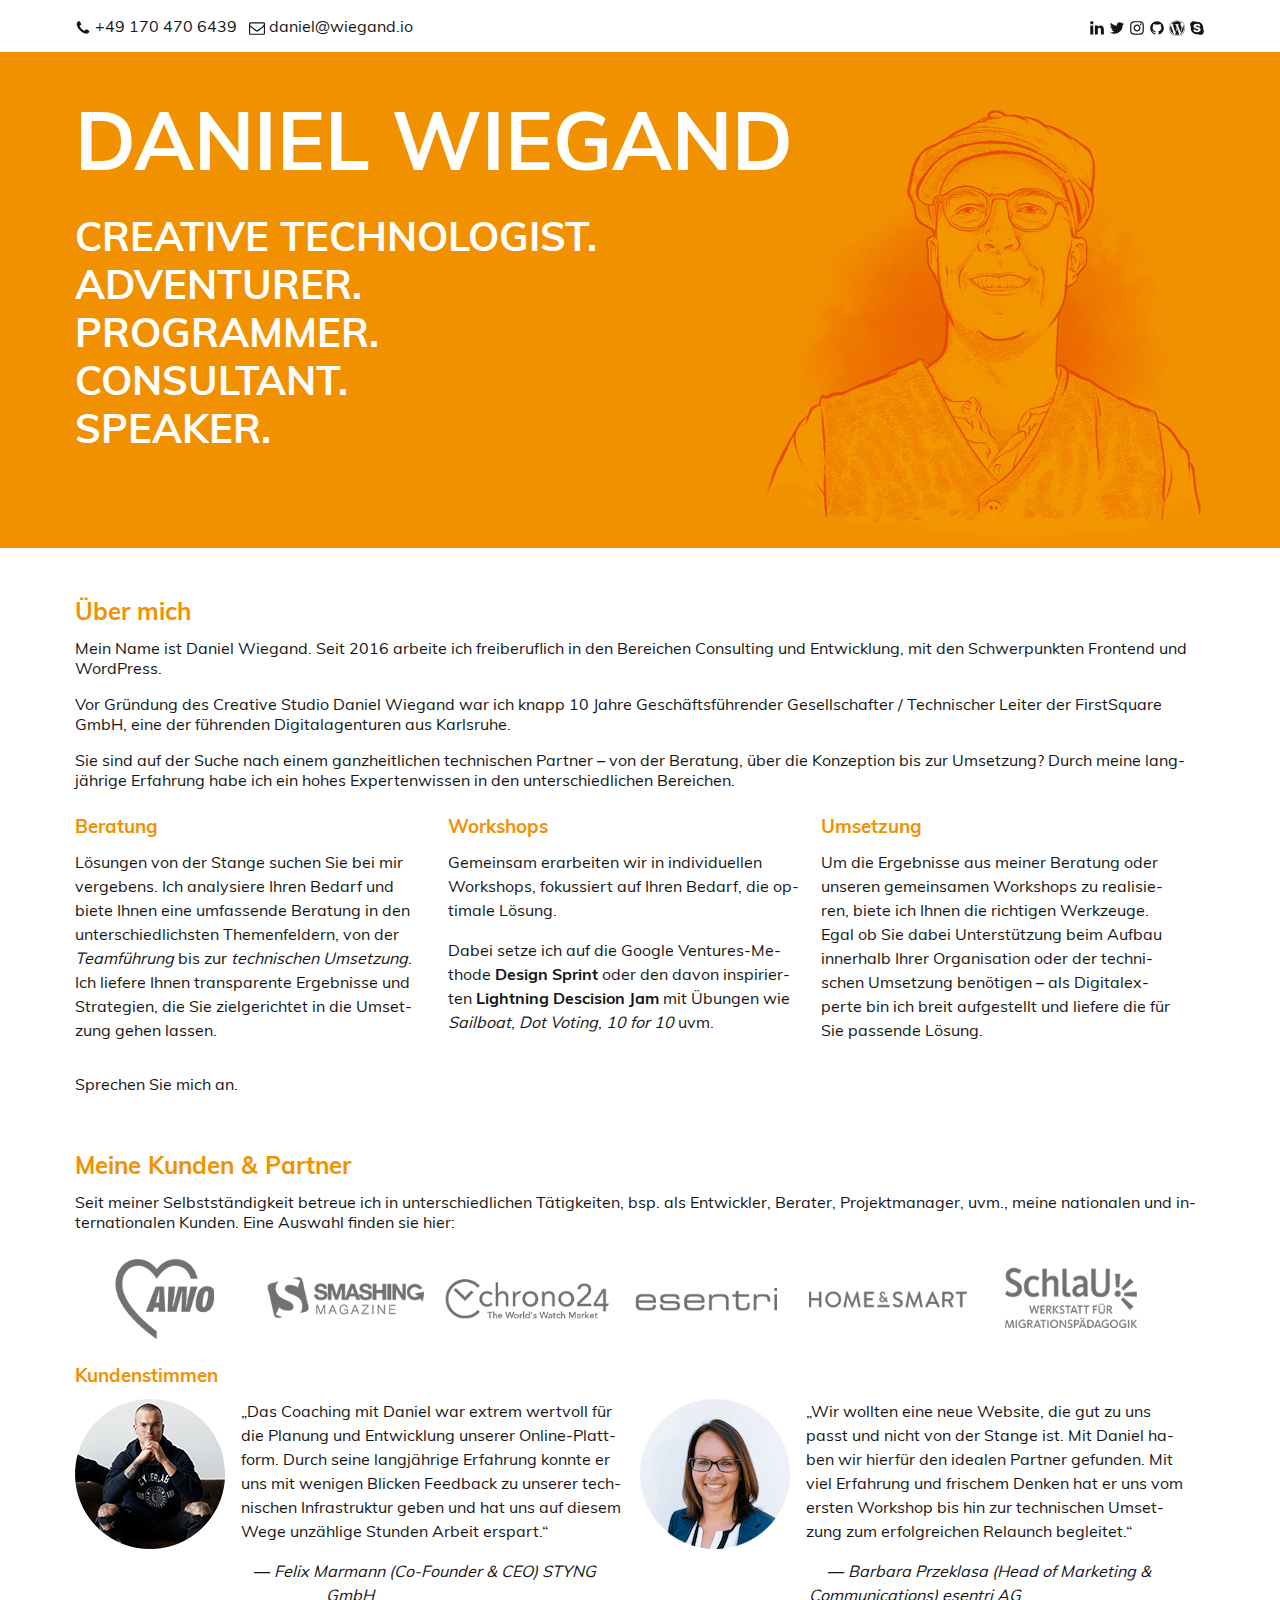
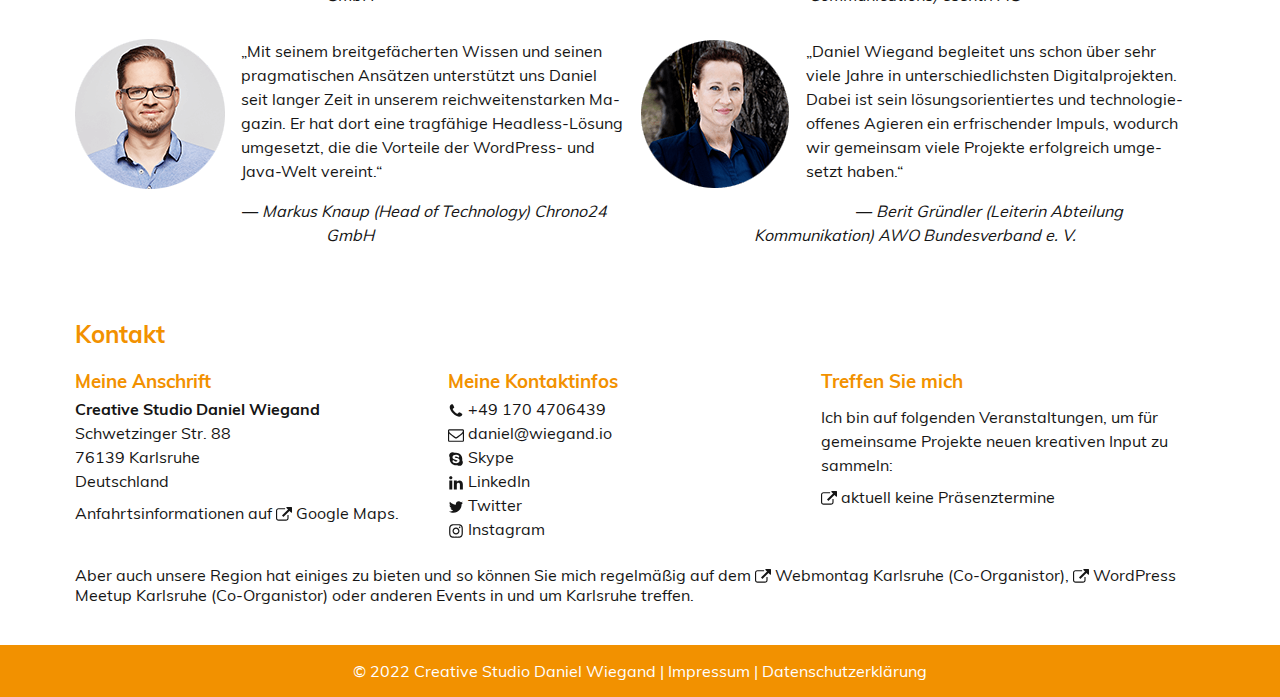
<file: deployment/index.html>
<!DOCTYPE html><html lang="de"> <head> <title>Daniel Wiegand | Creative Technologist. Adventurer. Consultant. Coach. Speaker.</title> <meta charset="utf-8"> <meta name="viewport" content="width=device-width, initial-scale=1"> <meta name="description" content="Creative Studio Daniel Wiegand - Ihr Dienstleister aus Karlsruhe in den Bereichen Webentwicklung & Consulting mit den Schwerpunkten HTML, CSS, PHP, WordPress & Performance"/> <meta property="og:title" content="Creative Studio Daniel Wiegand"/> <meta property="og:url" content="https://wiegand.io/"/> <meta property="og:description" content="Creative Studio Daniel Wiegand - Ihr Dienstleister aus Karlsruhe in den Bereichen Webentwicklung & Consulting mit den Schwerpunkten HTML, CSS, PHP, WordPress & Performance"/> <meta property="og:type" content="website"/> <meta property="og:locale" content="de_DE"/> <meta name="robots" content="index, follow"> <meta name="supported-color-schemes" content="light dark"> <link rel="shortcut icon" href="/favicon.ico" type="image/x-icon"> <link rel="icon" href="/favicon.ico" type="image/x-icon"> <link rel="apple-touch-icon" sizes="120x120" href="/apple-touch-icon-120x120-precomposed.png"/> <link rel="apple-touch-icon" sizes="152x152" href="/apple-touch-icon-152x152-precomposed.png"/> <link href="https://github.com/wiegimania" rel="me"> <link rel="manifest" href="https://wiegand.io/manifest.json"> <style>/* reset */*,*:before,*:after{margin:0;border:0;padding:0;box-sizing:border-box}article,aside,details,figcaption,figure,footer,header,hgroup,main,nav,section,summary{display:block}/* web font */ /* muli-300 - latin */@font-face{font-family: 'Muli'; font-style: normal; font-weight: 300; src: url('fonts/muli-v11-latin-300.woff2') format('woff2'), url('fonts/muli-v11-latin-300.woff') format('woff');}/* muli-regular - latin */@font-face{font-family: 'Muli'; font-style: normal; font-weight: 400; src: url('fonts/muli-v11-latin-regular.woff2') format('woff2'), url('fonts/muli-v11-latin-regular.woff') format('woff');}/* muli-700 - latin */@font-face{font-family: 'Muli'; font-style: normal; font-weight: 700; src: url('fonts/muli-v11-latin-700.woff2') format('woff2'), url('fonts/muli-v11-latin-700.woff') format('woff');}/* variables */:root{color-scheme: light dark; --primary_color: rgb(21, 21, 21); --secondary_color: rgb(255, 255, 255); --marking_color: rgb(242, 145, 0); /* rgb(184, 41, 47); <-- dunkler Rotton */ --fonts: 'Muli', sans-serif; --max_page_width: 1130px;}/* dark mode */@media (prefers-color-scheme: dark){:root{--primary_color: rgb(200, 200, 200); --secondary_color: rgb(21, 21, 21);}img{filter: brightness(.8) contrast(1.2);}}/* custom styles */.sr{clip: rect(1px, 1px, 1px, 1px); position: absolute !important; height: 1px; width: 1px; overflow: hidden;}.icon{display: inline-block; width: 1em; height: 1em; stroke-width: 0; stroke: currentColor; fill: currentColor; vertical-align: sub;}body{background-color: var(--secondary_color); color: var(--primary_color); font-family: var(--fonts);}h2, h3{color: var(--marking_color); padding: 1rem 0rem 0.25rem 0rem;}a{color: var(--primary_color); -o-transition:.5s; -ms-transition:.5s; -moz-transition:.5s; -webkit-transition:.5s; transition:.5s; text-decoration: none;}a:hover{color: var(--marking_color);}p{hyphens: auto; padding: 0.5rem 0;}address{font-style: normal;}header{background-color: var(--secondary_color); display: grid; grid-template-columns: 50% 50%; padding: 1rem 0;}header ul.social{text-align: right;}section ul li{font-weight: 600; list-style-type: none;}header, section{margin: 0 auto; width: var(--max_page_width);}section{margin-bottom: 2rem;}.fullwidth{width: 100%;}.fullwidth h1{text-align: center;}.csdw{background-color: var(--marking_color); color: var(--secondary_color); margin-bottom: 2rem;}.csdw h1{font-size: 5rem; font-weight: 700; line-height: 5rem; padding-top: 3rem; text-align: unset; text-transform: uppercase; margin: 0 auto; width: var(--max_page_width);}.csdw h1 span{display: inline-block; font-size: 2.5rem; line-height: 3rem; padding-top: 2rem;}.csdw section{min-height: 31rem; background-image: url(images/illustration-daniel-wiegand.jpg); background-repeat: no-repeat; background-position: bottom right;}header ul li{display: inline;}ul.iconlist li{line-height: 1.5rem;}ul.logo{display: grid; grid-template-columns: 16% 16% 16% 16% 16% 16%; margin-top: 1rem;}ul.logo li{text-align: center; vertical-align: middle;}ul.logo li img{width: 100%;}ul.card{display: grid; grid-template-columns: 33% 33% 33%; margin-bottom: 1em;}ul.card.card--large{grid-template-columns: 50% 50%;}ul.card li{font-weight: 400; line-height: 1.5em; padding: 0 1em 0 0;}footer{background-color: var(--marking_color); color: var(--secondary_color); padding: 1rem; text-align: center;}footer a{color: var(--secondary_color);}footer a:hover{color: var(--primary_color);}blockquote{hyphens: auto; margin: 0.5rem 0;}blockquote footer{background-color: var(--secondary_color); color: var(--primary_color); hyphens: none;}blockquote footer a{color: var(--primary_color);}figure img{float: left; padding-right: 1rem; padding-bottom: 1rem;}@media only screen and (max-width: 1129px){header, section{padding: 0 1rem; width: 100%;}header{grid-template-columns: 100%; font-size: 0.9rem; padding: 2rem 1rem; text-align: center;}header ul.social{text-align: center;}.csdw h1{width: 100%;}}@media only screen and (max-width: 800px){.csdw section{background-size: 40%; min-height: 25rem;}.csdw h1{font-size: 3rem;}.csdw h1 span{font-size: 2rem; line-height: 2rem;}}@media only screen and (max-width: 639px){.csdw section{background-size: 28%; min-height: 10rem;}.csdw h1{font-size: 2rem; padding-top: 0;}.csdw h1 span{font-size: 1rem; line-height: 1rem; padding-top: 0;}ul.logo{grid-template-columns: 32% 32% 32%;}ul.card, ul.card.card--large{grid-template-columns: 100%;}}@media only screen and (max-width: 499px){.csdw section{background-size: 40%;}ul.logo{grid-template-columns: 48% 48%;}}</style> <script type="application/ld+json">{"@context": "http://schema.org", "@type": "Corporation", "name": "Creative Studio Daniel Wiegand", "url": "https://wiegand.io/", "sameAs": ["https://twitter.com/wiegimania","https://www.instagram.com/wiegimania"], "location":{"@type": "Place", "name": "Creative Studio Daniel Wiegand", "url": "https://wiegand.io/", "sameAs": ["https://twitter.com/wiegimania","https://www.instagram.com/wiegimania"]}}</script> <script type="application/ld+json">{"@context": "http://schema.org", "@type": "WebSite", "name": "Creative Studio Daniel Wiegand", "description": "Creative Studio Daniel Wiegand - Ihr Dienstleister aus Karlsruhe in den Bereichen Webentwicklung & Consulting mit den Schwerpunkten HTML, CSS, PHP, WordPress & Performance", "url": "https://wiegand.io/", "sameAs": ["https://twitter.com/wiegimania","https://www.instagram.com/wiegimania"], "copyrightHolder":{"@type": "Corporation", "name": "Creative Studio Daniel Wiegand", "url": "https://wiegand.io/", "sameAs": ["https://twitter.com/wiegimania","https://www.instagram.com/wiegimania"], "location":{"@type": "Place", "name": "Creative Studio Daniel Wiegand", "url": "https://wiegand.io/", "sameAs": ["https://twitter.com/wiegimania","https://www.instagram.com/wiegimania"]}}, "author":{"@type": "Corporation", "name": "Creative Studio Daniel Wiegand", "url": "https://wiegand.io/", "sameAs": ["https://twitter.com/wiegimania","https://www.instagram.com/wiegimania"], "location":{"@type": "Place", "name": "Creative Studio Daniel Wiegand", "url": "https://wiegand.io/", "sameAs": ["https://twitter.com/wiegimania","https://www.instagram.com/wiegimania"]}}, "creator":{"@type": "Organization"}}</script> <script type="application/ld+json">{"@context": "http://schema.org", "@type": "Place", "name": "Creative Studio Daniel Wiegand", "url": "https://wiegand.io/", "sameAs": ["https://twitter.com/wiegimania","https://www.instagram.com/wiegimania"]}</script> </head> <body> <nav aria-label="Sprunglinks"> <ul id="sprungmarken" class="sr"> <li><a href="#inhalt">Inhalt anspringen</a></li></ul> </nav> <header> <ul> <li> <a href="tel:+491704706439" rel="noopener noreferrer"> <svg class="icon icon-phone"><use xlink:href="images/symbol-defs.svg#icon-phone"></use></svg> +49 170 470 6439 </a>&nbsp; </li><li> <a href="mailto:daniel@wiegand.io" target="_blank" rel="noopener noreferrer"> <svg class="icon icon-envelope-o"><use xlink:href="images/symbol-defs.svg#icon-envelope-o"></use></svg> daniel@wiegand.io </a> </li></ul> <ul class="social"> <li> <a href="https://www.linkedin.com/in/wiegimania/" target="_blank" rel="noopener nofollow"> <svg class="icon icon-linkedin" aria-label="Daniel Wiegand on LinkedIn"><use xlink:href="images/symbol-defs.svg#icon-linkedin"></use></svg> <span class="sr">Daniel Wiegand on LinkedIn</span> </a> </li><li> <a href="https://twitter.com/wiegimania/" target="_blank" rel="noopener nofollow"> <svg class="icon icon-twitter" aria-label="Daniel Wiegand on Twitter"><use xlink:href="images/symbol-defs.svg#icon-twitter"></use></svg> <span class="sr">Daniel Wiegand on Twitter</span> </a> </li><li> <a href="https://instagram.com/wiegimania/" target="_blank" rel="noopener nofollow"> <svg class="icon icon-instagram" aria-label="Daniel Wiegand on Instagram"><use xlink:href="images/symbol-defs.svg#icon-instagram"></use></svg> <span class="sr">Daniel Wiegand on Instagram</span> </a> </li><li> <a href="https://github.com/wiegimania" target="_blank" rel="noopener nofollow"> <svg class="icon icon-github" aria-label="Daniel Wiegand on GitHub"><use xlink:href="images/symbol-defs.svg#icon-github"></use></svg> <span class="sr">Daniel Wiegand on GitHub</span> </a> </li><li> <a href="https://profiles.wordpress.org/wiegi/" target="_blank" rel="noopener nofollow"> <svg class="icon icon-wordpress" aria-label="Daniel Wiegand on wordpress.org"><use xlink:href="images/symbol-defs.svg#icon-wordpress"></use></svg> <span class="sr">Daniel Wiegand on wordpress.org</span> </a> </li><li> <a href="skype:wiegimania" rel="noopener nofollow"> <svg class="icon icon-skype" aria-label="Daniel Wiegand on Skype"><use xlink:href="images/symbol-defs.svg#icon-skype"></use></svg> <span class="sr">Daniel Wiegand on Skype</span> </a> </li></ul> </header> <a id="inhalt"></a> <div class="fullwidth csdw"> <section> <h1>Daniel Wiegand<br><span>Creative Technologist.<br>Adventurer.<br>Programmer.<br>Consultant.<br>Speaker.</span></h1> </section> </div><section> <h2>Über mich</h2> <p> Mein Name ist Daniel Wiegand. Seit 2016 arbeite ich freiberuflich in den Bereichen Consulting und Entwicklung, mit den Schwerpunkten Frontend und WordPress. </p><p> Vor Gründung des Creative Studio Daniel Wiegand war ich knapp 10 Jahre Geschäftsführender Gesellschafter / Technischer Leiter der FirstSquare GmbH, eine der führenden Digitalagenturen aus Karlsruhe. </p><p> Sie sind auf der Suche nach einem ganzheitlichen technischen Partner &ndash; von der Beratung, über die Konzeption bis zur Umsetzung? Durch meine langjährige Erfahrung habe ich ein hohes Expertenwissen in den unterschiedlichen Bereichen.<br></p><ul class="card"> <li> <h3>Beratung</h3> <p> Lösungen von der Stange suchen Sie bei mir vergebens. Ich analysiere Ihren Bedarf und biete Ihnen eine umfassende Beratung in den unterschiedlichsten Themenfeldern, von der <em>Teamführung</em> bis zur <em>technischen Umsetzung</em>. Ich liefere Ihnen transparente Ergebnisse und Strategien, die Sie zielgerichtet in die Umsetzung gehen lassen. </p></li><li> <h3>Workshops</h3> <p> Gemeinsam erarbeiten wir in individuellen Workshops, fokussiert auf Ihren Bedarf, die optimale Lösung. </p><p> Dabei setze ich auf die Google Ventures-Methode <strong>Design Sprint</strong> oder den davon inspirierten <strong>Lightning Descision Jam</strong> mit Übungen wie <em>Sailboat</em>, <em>Dot Voting</em>, <em>10 for 10</em> uvm. </p></li><li> <h3>Umsetzung</h3> <p> Um die Ergebnisse aus meiner Beratung oder unseren gemeinsamen Workshops zu realisieren, biete ich Ihnen die richtigen Werkzeuge. Egal ob Sie dabei Unterstützung beim Aufbau innerhalb Ihrer Organisation oder der technischen Umsetzung benötigen &ndash; als Digitalexperte bin ich breit aufgestellt und liefere die für Sie passende Lösung. </p></li></ul> <p> <a href="#contact">Sprechen Sie mich an</a>. </p></section> <section> <h2>Meine Kunden & Partner</h2> <p>Seit meiner Selbstständigkeit betreue ich in unterschiedlichen Tätigkeiten, bsp. als Entwickler, Berater, Projektmanager, uvm., meine nationalen und internationalen Kunden. Eine Auswahl finden sie hier:</p><ul class="logo"> <li><img src="images/AWO-Logo.png" alt="Logo AWO"/></li><li><img src="images/Smashing-Magazine-Logo.png" alt="Logo Smashing Magazine"/></li><li><img src="images/Chrono24-Logo.png" alt="Logo Chrono24"/></li><li><img src="images/esentri-Logo.png" alt="Logo esentri"/></li><li><img src="images/Home-and-Smart-Logo.png" alt="Logo home&smart"/></li><li><img src="images/Schlau-Werkstatt-Logo.png" alt="Logo SchlaU-Werkstatt – für Migrationspädagogik"/></li></ul> <h3>Kundenstimmen</h3> <ul class="card card--large"> <li> <figure> <img src="images/Felix-Marmann-STYNG.png" alt="Felix Marmann (Co-Founder & CEO) STYNG GmbH"/> <blockquote> „Das Coaching mit Daniel war extrem wertvoll für die Planung und Entwicklung unserer Online-Plattform. Durch seine langjährige Erfahrung konnte er uns mit wenigen Blicken Feedback zu unserer technischen Infrastruktur geben und hat uns auf diesem Wege unzählige Stunden Arbeit erspart.“ <footer> — <cite class="author">Felix Marmann (Co-Founder & CEO)</cite> <cite class="company"><a href="https://www.styng.com/" target="_blank" rel="nofollow noopener">STYNG GmbH</a></cite> </footer> </blockquote> </figure> </li><li> <figure> <img src="images/Barbara-Przeklasa-esentri.png" alt="Barbara Przeklasa (Head of Marketing & Communications) esentri AG"/> <blockquote> „Wir wollten eine neue Website, die gut zu uns passt und nicht von der Stange ist. Mit Daniel haben wir hierfür den idealen Partner gefunden. Mit viel Erfahrung und frischem Denken hat er uns vom ersten Workshop bis hin zur technischen Umsetzung zum erfolgreichen Relaunch begleitet.“ <footer> — <cite class="author">Barbara Przeklasa (Head of Marketing & Communications)</cite> <cite class="company"><a href="https://www.esentri.com/" target="_blank" rel="nofollow noopener">esentri AG</a></cite> </footer> </blockquote> </figure> </li><li> <figure> <img src="images/Markus-Knaup-Chrono24.png" alt="Markus Knaup (Head of Technology) Chrono24 GmbH"/> <blockquote> „Mit seinem breitgefächerten Wissen und seinen pragmatischen Ansätzen unterstützt uns Daniel seit langer Zeit in unserem reichweitenstarken Magazin. Er hat dort eine tragfähige Headless-Lösung umgesetzt, die die Vorteile der WordPress- und Java-Welt vereint.“ <footer> — <cite class="author">Markus Knaup (Head of Technology)</cite> <cite class="company"><a href="https://www.chrono24.com/" target="_blank" rel="nofollow noopener">Chrono24 GmbH</a></cite> </footer> </blockquote> </figure> </li><li> <figure> <img src="images/Berit-Gruendler-AWO-eV.png" alt="Berit Gründler (Leiterin Abteilung Kommunikation) AWO Bundesverband e. V."/> <blockquote> „Daniel Wiegand begleitet uns schon über sehr viele Jahre in unterschiedlichsten Digitalprojekten. Dabei ist sein lösungsorientiertes und technologieoffenes Agieren ein erfrischender Impuls, wodurch wir gemeinsam viele Projekte erfolgreich umgesetzt haben.“ <footer> — <cite class="author">Berit Gründler (Leiterin Abteilung Kommunikation)</cite> <cite class="company"><a href="https://www.awo.org/" target="_blank" rel="nofollow noopener">AWO Bundesverband e. V.</a></cite> </footer> </blockquote> </figure> </li></ul> </section> <section id="contact"> <h2>Kontakt</h2> <ul class="card"> <li> <h3>Meine Anschrift</h3> <address class="h-card"> <span class="p-org"><strong>Creative Studio Daniel Wiegand</strong></span><br><span class="p-street-address">Schwetzinger Str. 88</span><br><span class="p-postal-code">76139</span> <span class="p-locality">Karlsruhe</span><br><span class="p-country-name">Deutschland</span> <a class="u-url url u-uid" href="https://wiegand.io/"> <img class="sr u-photo" alt="Photo Daniel Wiegand" src="/images/illustration-daniel-wiegand.jpg"> </a> </address> <p>Anfahrtsinformationen auf <a href="https://goo.gl/maps/4NBoLj1GTNBKF4qp7" target="_blank" rel="nofollow noopener"><svg class="icon icon-external-link" aria-label="externer Link"><use xlink:href="images/symbol-defs.svg#icon-external-link"></use></svg> Google Maps</a>.</p></li><li> <h3>Meine Kontaktinfos</h3> <address class="vcard"> <a href="tel:+491704706439" rel="noopener noreferrer" class="tel work voice"><svg class="icon icon-phone" aria-label="Phone"><use xlink:href="images/symbol-defs.svg#icon-phone"></use></svg> +49 170 4706439</a><br><a class="email" href="mailto:daniel@wiegand.io" target="_blank" rel="noopener noreferrer"><svg class="icon icon-envelope-o"><use xlink:href="images/symbol-defs.svg#icon-envelope-o"></use></svg> daniel@wiegand.io</a><br><a href="skype:wiegimania" rel="noopener nofollow"><svg class="icon icon-skype" aria-label="Daniel Wiegand on Skype"><use xlink:href="images/symbol-defs.svg#icon-skype"></use></svg> Skype</a><br><a href="https://www.linkedin.com/in/wiegimania/" target="_blank" rel="noopener nofollow"><svg class="icon icon-linkedin" aria-label="Daniel Wiegand on LinkedIn"><use xlink:href="images/symbol-defs.svg#icon-linkedin"></use></svg> LinkedIn</a><br><a href="https://twitter.com/wiegimania/" target="_blank" rel="noopener nofollow"><svg class="icon icon-twitter" aria-label="Daniel Wiegand on Twitter"><use xlink:href="images/symbol-defs.svg#icon-twitter"></use></svg> Twitter</a><br><a href="https://instagram.com/wiegimania/" target="_blank" rel="noopener nofollow"><svg class="icon icon-instagram" aria-label="Daniel Wiegand on Instagram"><use xlink:href="images/symbol-defs.svg#icon-instagram"></use></svg> Instagram</a> </address> </li><li> <h3>Treffen Sie mich</h3> <p> Ich bin auf folgenden Veranstaltungen, um für gemeinsame Projekte neuen kreativen Input zu sammeln: </p><ul> <li><svg class="icon icon-external-link" aria-label="externer Link"><use xlink:href="images/symbol-defs.svg#icon-external-link"></use></svg> aktuell keine Präsenztermine</li></ul> </li></ul> <p> Aber auch unsere Region hat einiges zu bieten und so können Sie mich regelmäßig auf dem <a href="http://webmontag.de/location/karlsruhe/index" rel="nofollow noopener"><svg class="icon icon-external-link" aria-label="externer Link"><use xlink:href="images/symbol-defs.svg#icon-external-link"></use></svg> Webmontag Karlsruhe (Co-Organistor)</a>, <a href="https://www.meetup.com/de-DE/WordPress-Meetup-Karlsruhe/" rel="nofollow noopener"><svg class="icon icon-external-link" aria-label="externer Link"><use xlink:href="images/symbol-defs.svg#icon-external-link"></use></svg> WordPress Meetup Karlsruhe (Co-Organistor)</a> oder anderen Events in und um Karlsruhe treffen. </p></section> <footer> &copy; 2022 Creative Studio Daniel Wiegand | <a href="impressum.html">Impressum</a> | <a href="datenschutz.html">Datenschutzerklärung</a> </footer> <script defer src="javascript/svgxuse.js"></script> </body></html>
</file>
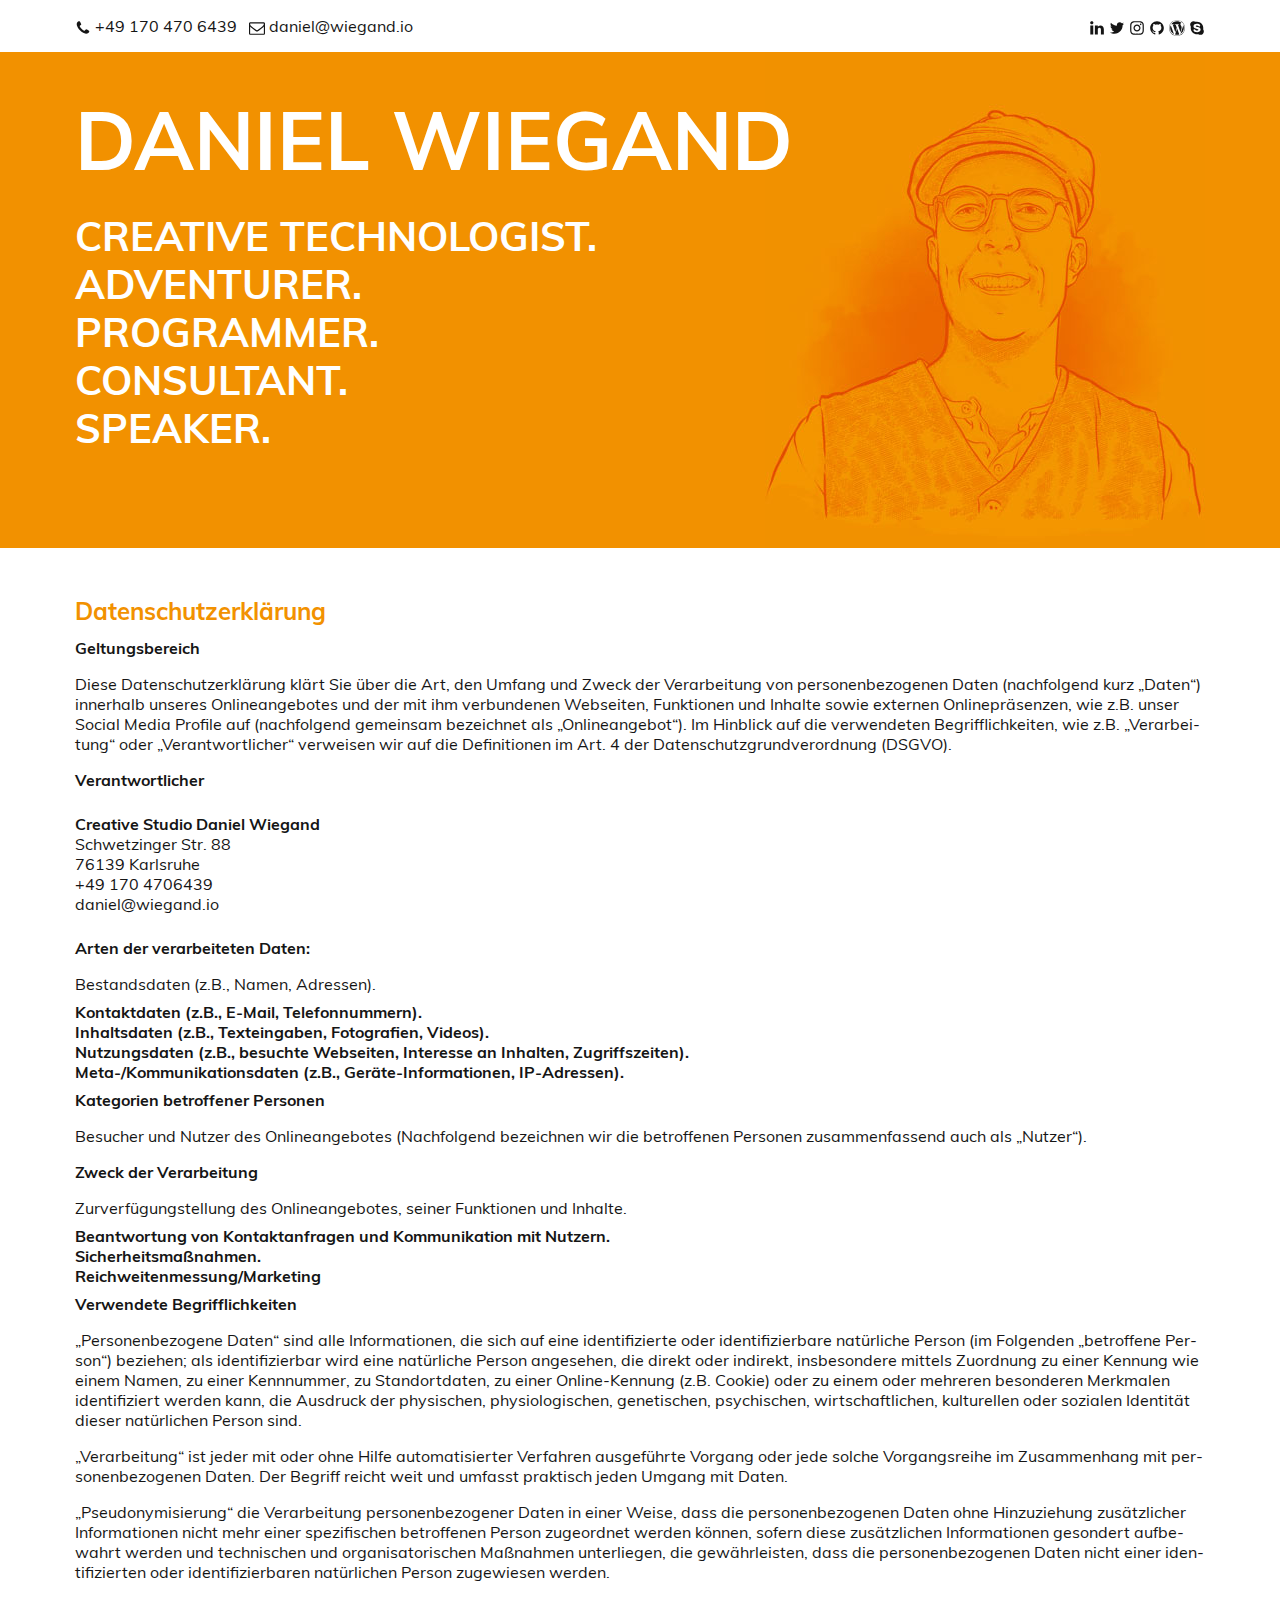
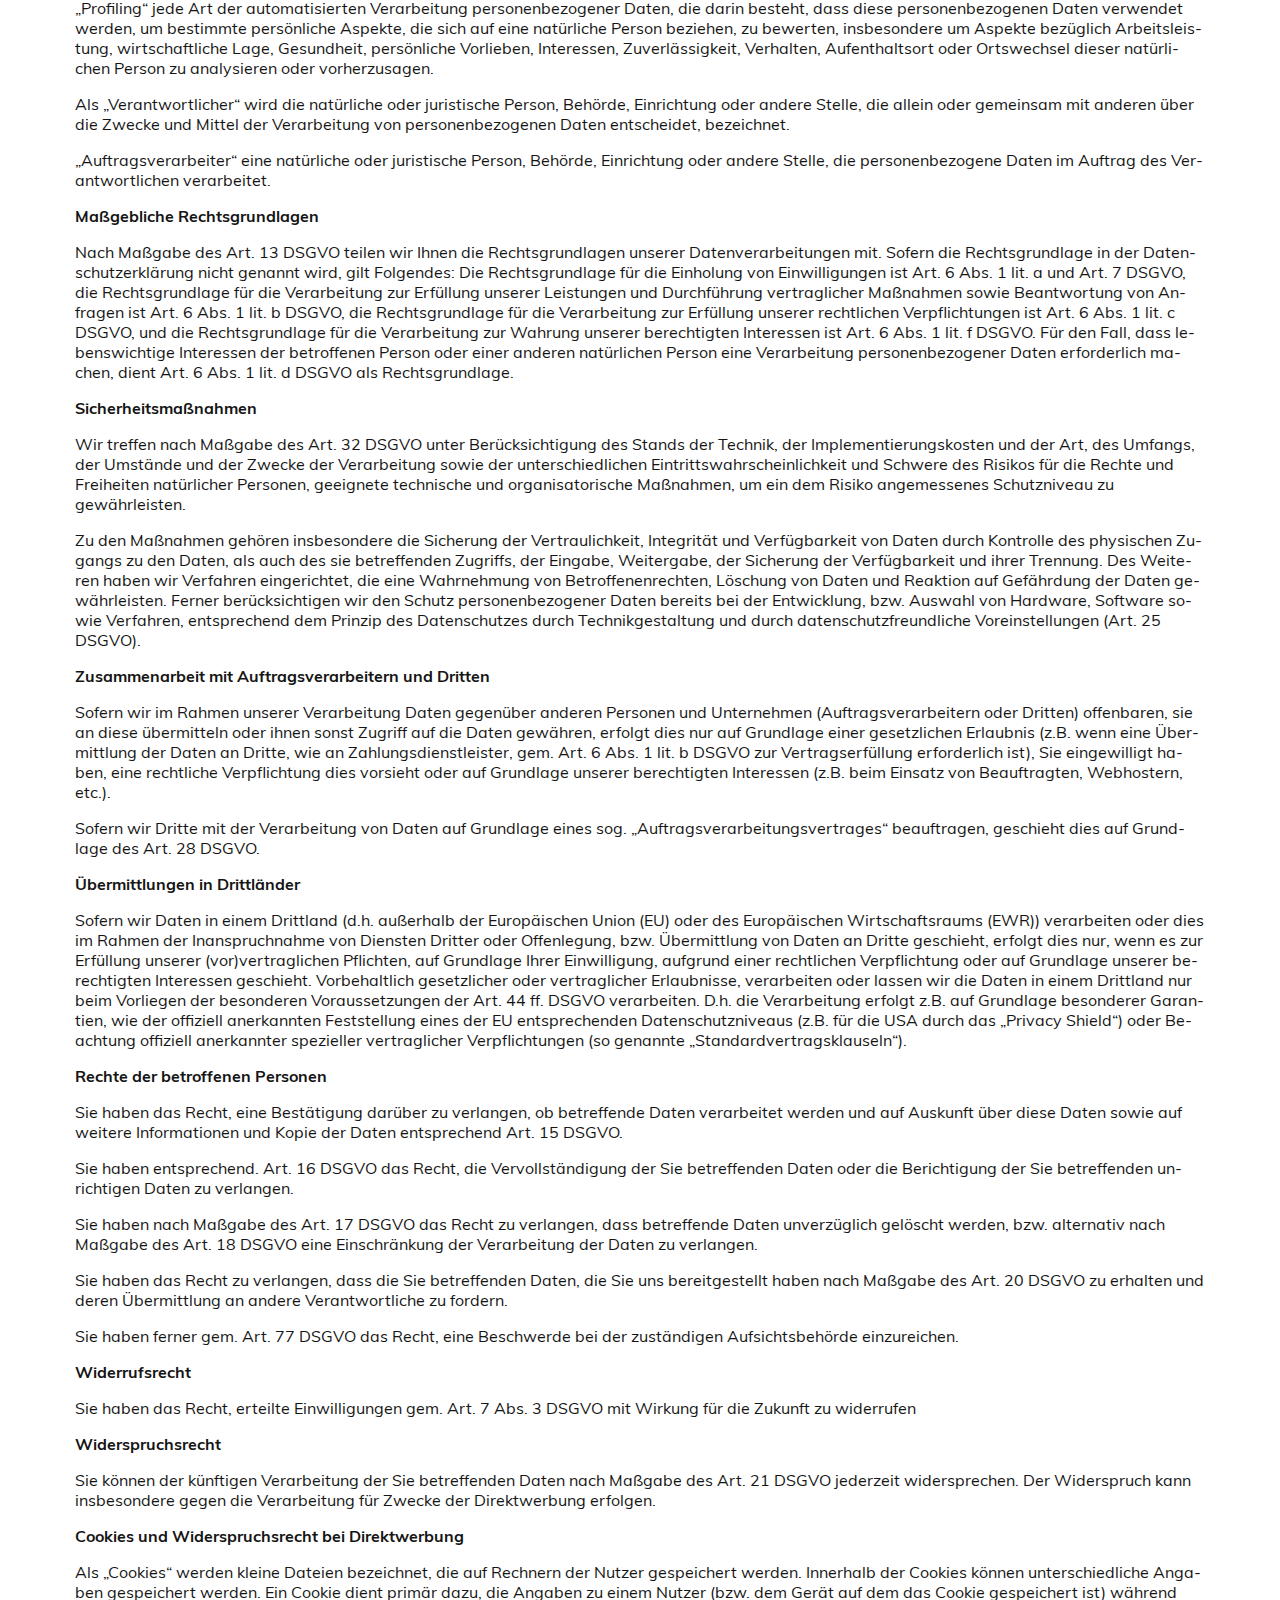
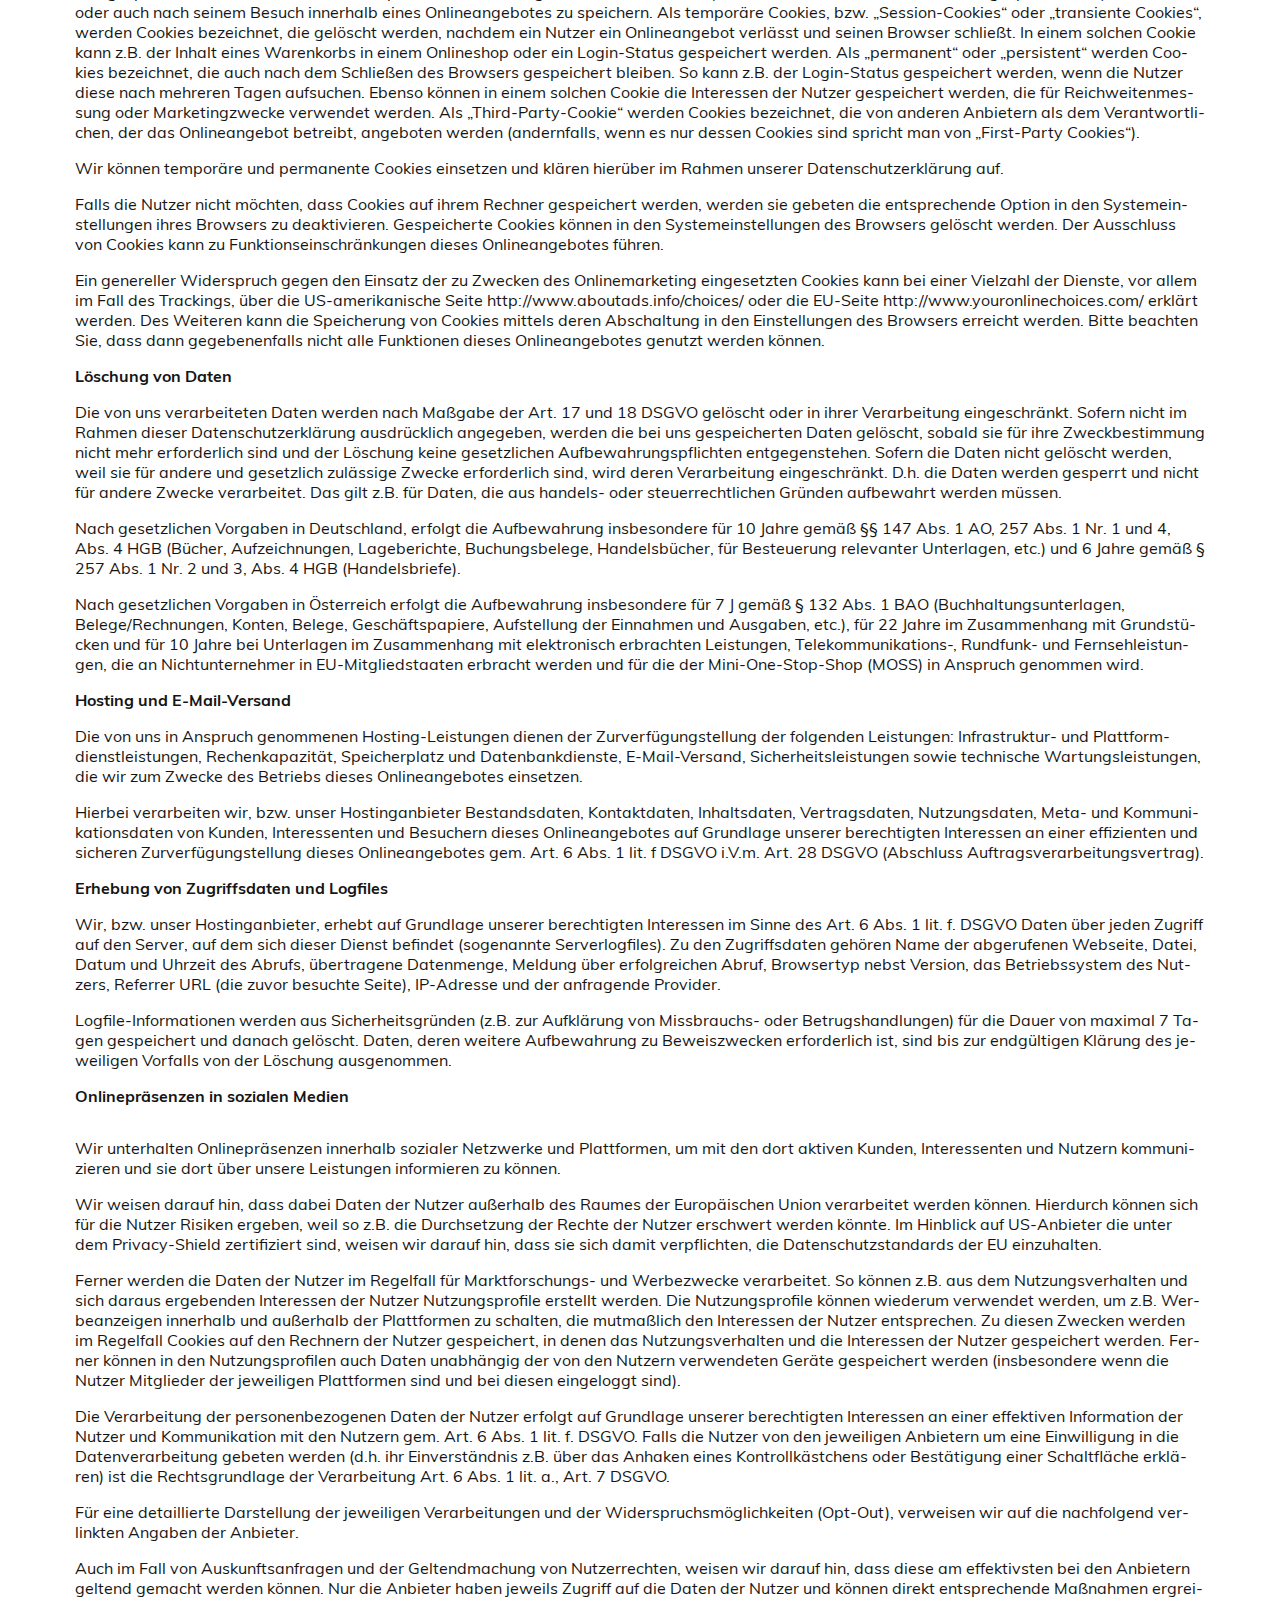
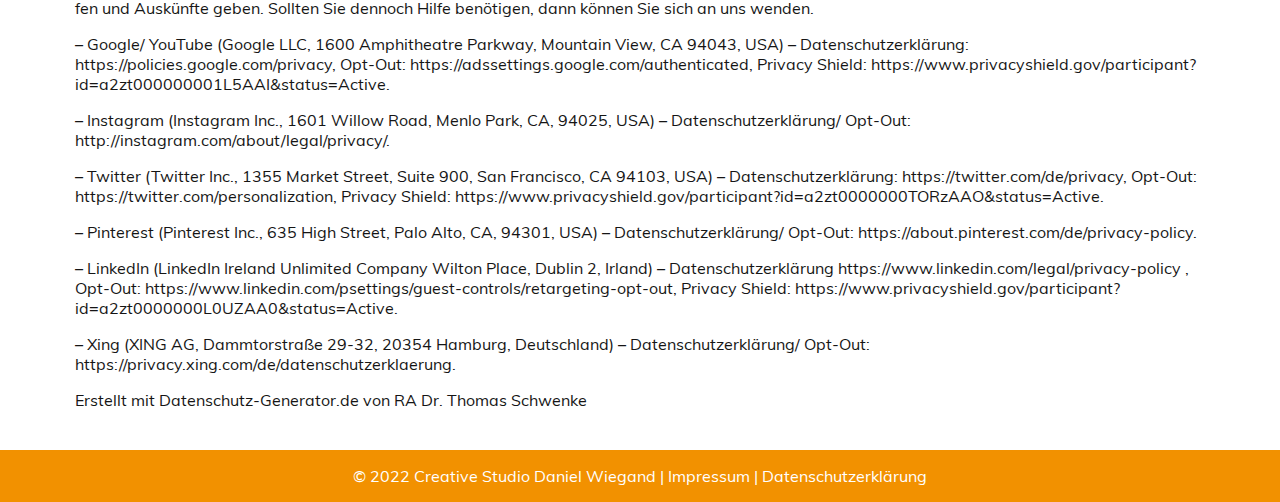
<file: deployment/datenschutz.html>
<!DOCTYPE html><html lang="de"> <head> <title>Datenschutzerklärung / Daniel Wiegand | Creative Technologist. Adventurer. Consultant. Coach. Speaker.</title> <meta charset="utf-8"> <meta name="viewport" content="width=device-width, initial-scale=1"> <meta name="description" content="Creative Studio Daniel Wiegand - Ihr Dienstleister aus Karlsruhe in den Bereichen Webentwicklung & Consulting mit den Schwerpunkten HTML, CSS, PHP, WordPress & Performance"/> <meta property="og:title" content="Creative Studio Daniel Wiegand"/> <meta property="og:url" content="https://wiegand.io/"/> <meta property="og:description" content="Creative Studio Daniel Wiegand - Ihr Dienstleister aus Karlsruhe in den Bereichen Webentwicklung & Consulting mit den Schwerpunkten HTML, CSS, PHP, WordPress & Performance"/> <meta property="og:type" content="website"/> <meta property="og:locale" content="de_DE"/> <meta name="robots" content="index, follow"> <meta name="supported-color-schemes" content="light dark"> <link rel="shortcut icon" href="/favicon.ico" type="image/x-icon"> <link rel="icon" href="/favicon.ico" type="image/x-icon"> <link rel="apple-touch-icon" sizes="120x120" href="/apple-touch-icon-120x120-precomposed.png"/> <link rel="apple-touch-icon" sizes="152x152" href="/apple-touch-icon-152x152-precomposed.png"/> <link href="https://github.com/wiegimania" rel="me"> <style>/* reset */*,*:before,*:after{margin:0;border:0;padding:0;box-sizing:border-box}article,aside,details,figcaption,figure,footer,header,hgroup,main,nav,section,summary{display:block}/* web font */ /* muli-300 - latin */@font-face{font-family: 'Muli'; font-style: normal; font-weight: 300; src: url('fonts/muli-v11-latin-300.woff2') format('woff2'), url('fonts/muli-v11-latin-300.woff') format('woff');}/* muli-regular - latin */@font-face{font-family: 'Muli'; font-style: normal; font-weight: 400; src: url('fonts/muli-v11-latin-regular.woff2') format('woff2'), url('fonts/muli-v11-latin-regular.woff') format('woff');}/* muli-700 - latin */@font-face{font-family: 'Muli'; font-style: normal; font-weight: 700; src: url('fonts/muli-v11-latin-700.woff2') format('woff2'), url('fonts/muli-v11-latin-700.woff') format('woff');}/* variables */:root{color-scheme: light dark; --primary_color: rgb(21, 21, 21); --secondary_color: rgb(255, 255, 255); --marking_color: rgb(242, 145, 0); /* rgb(184, 41, 47); <-- dunkler Rotton */ --fonts: 'Muli', sans-serif; --max_page_width: 1130px;}/* dark mode */@media (prefers-color-scheme: dark){:root{--primary_color: rgb(200, 200, 200); --secondary_color: rgb(21, 21, 21);}img{filter: brightness(.8) contrast(1.2);}}/* custom styles */.sr{clip: rect(1px, 1px, 1px, 1px); position: absolute !important; height: 1px; width: 1px; overflow: hidden;}.icon{display: inline-block; width: 1em; height: 1em; stroke-width: 0; stroke: currentColor; fill: currentColor; vertical-align: sub;}body{background-color: var(--secondary_color); color: var(--primary_color); font-family: var(--fonts);}h2, h3{color: var(--marking_color); padding: 1rem 0rem 0.25rem 0rem;}a{color: var(--primary_color); -o-transition:.5s; -ms-transition:.5s; -moz-transition:.5s; -webkit-transition:.5s; transition:.5s; text-decoration: none;}a:hover{color: var(--marking_color);}p{hyphens: auto; padding: 0.5rem 0;}address{font-style: normal;}header{background-color: var(--secondary_color); display: grid; grid-template-columns: 50% 50%; padding: 1rem 0;}header ul.social{text-align: right;}section ul li{font-weight: 600; list-style-type: none;}header, section{margin: 0 auto; width: var(--max_page_width);}section{margin-bottom: 2rem;}.fullwidth{width: 100%;}.fullwidth h1{text-align: center;}.csdw{background-color: var(--marking_color); color: var(--secondary_color); margin-bottom: 2rem;}.csdw h1{font-size: 5rem; font-weight: 700; line-height: 5rem; padding-top: 3rem; text-align: unset; text-transform: uppercase; margin: 0 auto; width: var(--max_page_width);}.csdw h1 span{display: inline-block; font-size: 2.5rem; line-height: 3rem; padding-top: 2rem;}.csdw section{min-height: 31rem; background-image: url(images/illustration-daniel-wiegand.jpg); background-repeat: no-repeat; background-position: bottom right;}header ul li{display: inline;}ul.iconlist li{line-height: 1.5rem;}ul.logo{display: grid; grid-template-columns: 16% 16% 16% 16% 16% 16%; margin-top: 1rem;}ul.logo li{text-align: center; vertical-align: middle;}ul.logo li img{width: 100%;}ul.card{display: grid; grid-template-columns: 33% 33% 33%; margin-bottom: 1em;}ul.card.card--large{grid-template-columns: 50% 50%;}ul.card li{font-weight: 400; line-height: 1.5em; padding: 0 1em 0 0;}footer{background-color: var(--marking_color); color: var(--secondary_color); padding: 1rem; text-align: center;}footer a{color: var(--secondary_color);}footer a:hover{color: var(--primary_color);}blockquote{hyphens: auto; margin: 0.5rem 0;}blockquote footer{background-color: var(--secondary_color); color: var(--primary_color); hyphens: none;}blockquote footer a{color: var(--primary_color);}figure img{float: left; padding-right: 1rem; padding-bottom: 1rem;}@media only screen and (max-width: 1129px){header, section{padding: 0 1rem; width: 100%;}header{grid-template-columns: 100%; font-size: 0.9rem; padding: 2rem 1rem; text-align: center;}header ul.social{text-align: center;}.csdw h1{width: 100%;}}@media only screen and (max-width: 800px){.csdw section{background-size: 40%; min-height: 25rem;}.csdw h1{font-size: 3rem;}.csdw h1 span{font-size: 2rem; line-height: 2rem;}}@media only screen and (max-width: 639px){.csdw section{background-size: 28%; min-height: 10rem;}.csdw h1{font-size: 2rem; padding-top: 0;}.csdw h1 span{font-size: 1rem; line-height: 1rem; padding-top: 0;}ul.logo{grid-template-columns: 32% 32% 32%;}ul.card, ul.card.card--large{grid-template-columns: 100%;}}@media only screen and (max-width: 499px){.csdw section{background-size: 40%;}ul.logo{grid-template-columns: 48% 48%;}}</style> <script type="application/ld+json">{"@context": "http://schema.org", "@type": "Corporation", "name": "Creative Studio Daniel Wiegand", "url": "https://wiegand.io/", "sameAs": ["https://twitter.com/wiegimania","https://www.instagram.com/wiegimania"], "location":{"@type": "Place", "name": "Creative Studio Daniel Wiegand", "url": "https://wiegand.io/", "sameAs": ["https://twitter.com/wiegimania","https://www.instagram.com/wiegimania"]}}</script> <script type="application/ld+json">{"@context": "http://schema.org", "@type": "WebSite", "name": "Creative Studio Daniel Wiegand", "description": "Creative Studio Daniel Wiegand - Ihr Dienstleister aus Karlsruhe in den Bereichen Webentwicklung & Consulting mit den Schwerpunkten HTML, CSS, PHP, WordPress & Performance", "url": "https://wiegand.io/", "sameAs": ["https://twitter.com/wiegimania","https://www.instagram.com/wiegimania"], "copyrightHolder":{"@type": "Corporation", "name": "Creative Studio Daniel Wiegand", "url": "https://wiegand.io/", "sameAs": ["https://twitter.com/wiegimania","https://www.instagram.com/wiegimania"], "location":{"@type": "Place", "name": "Creative Studio Daniel Wiegand", "url": "https://wiegand.io/", "sameAs": ["https://twitter.com/wiegimania","https://www.instagram.com/wiegimania"]}}, "author":{"@type": "Corporation", "name": "Creative Studio Daniel Wiegand", "url": "https://wiegand.io/", "sameAs": ["https://twitter.com/wiegimania","https://www.instagram.com/wiegimania"], "location":{"@type": "Place", "name": "Creative Studio Daniel Wiegand", "url": "https://wiegand.io/", "sameAs": ["https://twitter.com/wiegimania","https://www.instagram.com/wiegimania"]}}, "creator":{"@type": "Organization"}}</script> <script type="application/ld+json">{"@context": "http://schema.org", "@type": "Place", "name": "Creative Studio Daniel Wiegand", "url": "https://wiegand.io/", "sameAs": ["https://twitter.com/wiegimania","https://www.instagram.com/wiegimania"]}</script> </head> <body> <nav aria-label="Sprunglinks"> <ul id="sprungmarken" class="sr"> <li><a href="#inhalt">Inhalt anspringen</a></li></ul> </nav> <header> <ul> <li> <a href="tel:+491704706439" rel="noopener noreferrer"> <svg class="icon icon-phone"><use xlink:href="images/symbol-defs.svg#icon-phone"></use></svg> +49 170 470 6439 </a>&nbsp; </li><li> <a href="mailto:daniel@wiegand.io" target="_blank" rel="noopener noreferrer"> <svg class="icon icon-envelope-o"><use xlink:href="images/symbol-defs.svg#icon-envelope-o"></use></svg> daniel@wiegand.io </a> </li></ul> <ul class="social"> <li> <a href="https://www.linkedin.com/in/wiegimania/" target="_blank" rel="noopener nofollow"> <svg class="icon icon-linkedin" aria-label="Daniel Wiegand on LinkedIn"><use xlink:href="images/symbol-defs.svg#icon-linkedin"></use></svg> <span class="sr">Daniel Wiegand on LinkedIn</span> </a> </li><li> <a href="https://twitter.com/wiegimania/" target="_blank" rel="noopener nofollow"> <svg class="icon icon-twitter" aria-label="Daniel Wiegand on Twitter"><use xlink:href="images/symbol-defs.svg#icon-twitter"></use></svg> <span class="sr">Daniel Wiegand on Twitter</span> </a> </li><li> <a href="https://instagram.com/wiegimania/" target="_blank" rel="noopener nofollow"> <svg class="icon icon-instagram" aria-label="Daniel Wiegand on Instagram"><use xlink:href="images/symbol-defs.svg#icon-instagram"></use></svg> <span class="sr">Daniel Wiegand on Instagram</span> </a> </li><li> <a href="https://github.com/wiegimania" target="_blank" rel="noopener nofollow"> <svg class="icon icon-github" aria-label="Daniel Wiegand on GitHub"><use xlink:href="images/symbol-defs.svg#icon-github"></use></svg> <span class="sr">Daniel Wiegand on GitHub</span> </a> </li><li> <a href="https://profiles.wordpress.org/wiegi/" target="_blank" rel="noopener nofollow"> <svg class="icon icon-wordpress" aria-label="Daniel Wiegand on wordpress.org"><use xlink:href="images/symbol-defs.svg#icon-wordpress"></use></svg> <span class="sr">Daniel Wiegand on wordpress.org</span> </a> </li><li> <a href="skype:wiegimania" rel="noopener nofollow"> <svg class="icon icon-skype" aria-label="Daniel Wiegand on Skype"><use xlink:href="images/symbol-defs.svg#icon-skype"></use></svg> <span class="sr">Daniel Wiegand on Skype</span> </a> </li></ul> </header> <a id="inhalt"></a> <div class="fullwidth csdw"> <section> <h1>Daniel Wiegand<br><span>Creative Technologist.<br>Adventurer.<br>Programmer.<br>Consultant.<br>Speaker.</span></h1> </section> </div><section> <h2>Datenschutzerklärung</h2> <p> <strong>Geltungsbereich</strong> </p><p> Diese Datenschutzerklärung klärt Sie über die Art, den Umfang und Zweck der Verarbeitung von personenbezogenen Daten (nachfolgend kurz „Daten“) innerhalb unseres Onlineangebotes und der mit ihm verbundenen Webseiten, Funktionen und Inhalte sowie externen Onlinepräsenzen, wie z.B. unser Social Media Profile auf (nachfolgend gemeinsam bezeichnet als „Onlineangebot“). Im Hinblick auf die verwendeten Begrifflichkeiten, wie z.B. „Verarbeitung“ oder „Verantwortlicher“ verweisen wir auf die Definitionen im Art. 4 der Datenschutzgrundverordnung (DSGVO). </p><p class="pt-10"> <strong>Verantwortlicher</strong> </p><p> <address class="vcard"> <span class="fn org"><strong>Creative Studio Daniel Wiegand</strong></span><br><span class="adr work street-address">Schwetzinger Str. 88</span><br><span class="adr work postal-code">76139</span> <span class="adr work locality">Karlsruhe</span><br><span class="tel work voice">+49 170 4706439</span><br><a class="email" href="mailto:daniel@wiegand.io" target="_blank" rel="noopener noreferrer">daniel@wiegand.io</a><br></address> </p><p class="pt-10"> <strong>Arten der verarbeiteten Daten:</strong> </p><p> Bestandsdaten (z.B., Namen, Adressen). </p><ul> <li>Kontaktdaten (z.B., E-Mail, Telefonnummern).</li><li>Inhaltsdaten (z.B., Texteingaben, Fotografien, Videos).</li><li>Nutzungsdaten (z.B., besuchte Webseiten, Interesse an Inhalten, Zugriffszeiten).</li><li>Meta-/Kommunikationsdaten (z.B., Geräte-Informationen, IP-Adressen).</li></ul> <p class="pt-10"> <strong>Kategorien betroffener Personen</strong> </p><p> Besucher und Nutzer des Onlineangebotes (Nachfolgend bezeichnen wir die betroffenen Personen zusammenfassend auch als „Nutzer“). </p><p class="pt-10"> <strong>Zweck der Verarbeitung</strong> </p><p> Zurverfügungstellung des Onlineangebotes, seiner Funktionen und Inhalte. </p><ul> <li>Beantwortung von Kontaktanfragen und Kommunikation mit Nutzern.</li><li>Sicherheitsmaßnahmen.</li><li>Reichweitenmessung/Marketing</li></ul> <p class="pt-10"> <strong>Verwendete Begrifflichkeiten</strong> </p><p> „Personenbezogene Daten“ sind alle Informationen, die sich auf eine identifizierte oder identifizierbare natürliche Person (im Folgenden „betroffene Person“) beziehen; als identifizierbar wird eine natürliche Person angesehen, die direkt oder indirekt, insbesondere mittels Zuordnung zu einer Kennung wie einem Namen, zu einer Kennnummer, zu Standortdaten, zu einer Online-Kennung (z.B. Cookie) oder zu einem oder mehreren besonderen Merkmalen identifiziert werden kann, die Ausdruck der physischen, physiologischen, genetischen, psychischen, wirtschaftlichen, kulturellen oder sozialen Identität dieser natürlichen Person sind. </p><p> „Verarbeitung“ ist jeder mit oder ohne Hilfe automatisierter Verfahren ausgeführte Vorgang oder jede solche Vorgangsreihe im Zusammenhang mit personenbezogenen Daten. Der Begriff reicht weit und umfasst praktisch jeden Umgang mit Daten. </p><p> „Pseudonymisierung“ die Verarbeitung personenbezogener Daten in einer Weise, dass die personenbezogenen Daten ohne Hinzuziehung zusätzlicher Informationen nicht mehr einer spezifischen betroffenen Person zugeordnet werden können, sofern diese zusätzlichen Informationen gesondert aufbewahrt werden und technischen und organisatorischen Maßnahmen unterliegen, die gewährleisten, dass die personenbezogenen Daten nicht einer identifizierten oder identifizierbaren natürlichen Person zugewiesen werden. </p><p> „Profiling“ jede Art der automatisierten Verarbeitung personenbezogener Daten, die darin besteht, dass diese personenbezogenen Daten verwendet werden, um bestimmte persönliche Aspekte, die sich auf eine natürliche Person beziehen, zu bewerten, insbesondere um Aspekte bezüglich Arbeitsleistung, wirtschaftliche Lage, Gesundheit, persönliche Vorlieben, Interessen, Zuverlässigkeit, Verhalten, Aufenthaltsort oder Ortswechsel dieser natürlichen Person zu analysieren oder vorherzusagen. </p><p> Als „Verantwortlicher“ wird die natürliche oder juristische Person, Behörde, Einrichtung oder andere Stelle, die allein oder gemeinsam mit anderen über die Zwecke und Mittel der Verarbeitung von personenbezogenen Daten entscheidet, bezeichnet. </p><p> „Auftragsverarbeiter“ eine natürliche oder juristische Person, Behörde, Einrichtung oder andere Stelle, die personenbezogene Daten im Auftrag des Verantwortlichen verarbeitet. </p><p class="pt-10"> <strong>Maßgebliche Rechtsgrundlagen</strong> </p><p> Nach Maßgabe des Art. 13 DSGVO teilen wir Ihnen die Rechtsgrundlagen unserer Datenverarbeitungen mit. Sofern die Rechtsgrundlage in der Datenschutzerklärung nicht genannt wird, gilt Folgendes: Die Rechtsgrundlage für die Einholung von Einwilligungen ist Art. 6 Abs. 1 lit. a und Art. 7 DSGVO, die Rechtsgrundlage für die Verarbeitung zur Erfüllung unserer Leistungen und Durchführung vertraglicher Maßnahmen sowie Beantwortung von Anfragen ist Art. 6 Abs. 1 lit. b DSGVO, die Rechtsgrundlage für die Verarbeitung zur Erfüllung unserer rechtlichen Verpflichtungen ist Art. 6 Abs. 1 lit. c DSGVO, und die Rechtsgrundlage für die Verarbeitung zur Wahrung unserer berechtigten Interessen ist Art. 6 Abs. 1 lit. f DSGVO. Für den Fall, dass lebenswichtige Interessen der betroffenen Person oder einer anderen natürlichen Person eine Verarbeitung personenbezogener Daten erforderlich machen, dient Art. 6 Abs. 1 lit. d DSGVO als Rechtsgrundlage. </p><p class="pt-10"> <strong>Sicherheitsmaßnahmen</strong> </p><p> Wir treffen nach Maßgabe des Art. 32 DSGVO unter Berücksichtigung des Stands der Technik, der Implementierungskosten und der Art, des Umfangs, der Umstände und der Zwecke der Verarbeitung sowie der unterschiedlichen Eintrittswahrscheinlichkeit und Schwere des Risikos für die Rechte und Freiheiten natürlicher Personen, geeignete technische und organisatorische Maßnahmen, um ein dem Risiko angemessenes Schutzniveau zu gewährleisten. </p><p> Zu den Maßnahmen gehören insbesondere die Sicherung der Vertraulichkeit, Integrität und Verfügbarkeit von Daten durch Kontrolle des physischen Zugangs zu den Daten, als auch des sie betreffenden Zugriffs, der Eingabe, Weitergabe, der Sicherung der Verfügbarkeit und ihrer Trennung. Des Weiteren haben wir Verfahren eingerichtet, die eine Wahrnehmung von Betroffenenrechten, Löschung von Daten und Reaktion auf Gefährdung der Daten gewährleisten. Ferner berücksichtigen wir den Schutz personenbezogener Daten bereits bei der Entwicklung, bzw. Auswahl von Hardware, Software sowie Verfahren, entsprechend dem Prinzip des Datenschutzes durch Technikgestaltung und durch datenschutzfreundliche Voreinstellungen (Art. 25 DSGVO). </p><p class="pt-10"> <strong>Zusammenarbeit mit Auftragsverarbeitern und Dritten</strong> </p><p> Sofern wir im Rahmen unserer Verarbeitung Daten gegenüber anderen Personen und Unternehmen (Auftragsverarbeitern oder Dritten) offenbaren, sie an diese übermitteln oder ihnen sonst Zugriff auf die Daten gewähren, erfolgt dies nur auf Grundlage einer gesetzlichen Erlaubnis (z.B. wenn eine Übermittlung der Daten an Dritte, wie an Zahlungsdienstleister, gem. Art. 6 Abs. 1 lit. b DSGVO zur Vertragserfüllung erforderlich ist), Sie eingewilligt haben, eine rechtliche Verpflichtung dies vorsieht oder auf Grundlage unserer berechtigten Interessen (z.B. beim Einsatz von Beauftragten, Webhostern, etc.). </p><p> Sofern wir Dritte mit der Verarbeitung von Daten auf Grundlage eines sog. „Auftragsverarbeitungsvertrages“ beauftragen, geschieht dies auf Grundlage des Art. 28 DSGVO.</p><p class="pt-10"> <strong>Übermittlungen in Drittländer</strong> </p><p> Sofern wir Daten in einem Drittland (d.h. außerhalb der Europäischen Union (EU) oder des Europäischen Wirtschaftsraums (EWR)) verarbeiten oder dies im Rahmen der Inanspruchnahme von Diensten Dritter oder Offenlegung, bzw. Übermittlung von Daten an Dritte geschieht, erfolgt dies nur, wenn es zur Erfüllung unserer (vor)vertraglichen Pflichten, auf Grundlage Ihrer Einwilligung, aufgrund einer rechtlichen Verpflichtung oder auf Grundlage unserer berechtigten Interessen geschieht. Vorbehaltlich gesetzlicher oder vertraglicher Erlaubnisse, verarbeiten oder lassen wir die Daten in einem Drittland nur beim Vorliegen der besonderen Voraussetzungen der Art. 44 ff. DSGVO verarbeiten. D.h. die Verarbeitung erfolgt z.B. auf Grundlage besonderer Garantien, wie der offiziell anerkannten Feststellung eines der EU entsprechenden Datenschutzniveaus (z.B. für die USA durch das „Privacy Shield“) oder Beachtung offiziell anerkannter spezieller vertraglicher Verpflichtungen (so genannte „Standardvertragsklauseln“). </p><p class="pt-10"> <strong>Rechte der betroffenen Personen</strong> </p><p> Sie haben das Recht, eine Bestätigung darüber zu verlangen, ob betreffende Daten verarbeitet werden und auf Auskunft über diese Daten sowie auf weitere Informationen und Kopie der Daten entsprechend Art. 15 DSGVO. </p><p> Sie haben entsprechend. Art. 16 DSGVO das Recht, die Vervollständigung der Sie betreffenden Daten oder die Berichtigung der Sie betreffenden unrichtigen Daten zu verlangen. </p><p> Sie haben nach Maßgabe des Art. 17 DSGVO das Recht zu verlangen, dass betreffende Daten unverzüglich gelöscht werden, bzw. alternativ nach Maßgabe des Art. 18 DSGVO eine Einschränkung der Verarbeitung der Daten zu verlangen. </p><p> Sie haben das Recht zu verlangen, dass die Sie betreffenden Daten, die Sie uns bereitgestellt haben nach Maßgabe des Art. 20 DSGVO zu erhalten und deren Übermittlung an andere Verantwortliche zu fordern. </p><p> Sie haben ferner gem. Art. 77 DSGVO das Recht, eine Beschwerde bei der zuständigen Aufsichtsbehörde einzureichen. </p><p class="pt-10"> <strong>Widerrufsrecht</strong> </p><p> Sie haben das Recht, erteilte Einwilligungen gem. Art. 7 Abs. 3 DSGVO mit Wirkung für die Zukunft zu widerrufen </p><p class="pt-10"> <strong>Widerspruchsrecht</strong> </p><p> Sie können der künftigen Verarbeitung der Sie betreffenden Daten nach Maßgabe des Art. 21 DSGVO jederzeit widersprechen. Der Widerspruch kann insbesondere gegen die Verarbeitung für Zwecke der Direktwerbung erfolgen. </p><p class="pt-10"> <strong>Cookies und Widerspruchsrecht bei Direktwerbung</strong> </p><p> Als „Cookies“ werden kleine Dateien bezeichnet, die auf Rechnern der Nutzer gespeichert werden. Innerhalb der Cookies können unterschiedliche Angaben gespeichert werden. Ein Cookie dient primär dazu, die Angaben zu einem Nutzer (bzw. dem Gerät auf dem das Cookie gespeichert ist) während oder auch nach seinem Besuch innerhalb eines Onlineangebotes zu speichern. Als temporäre Cookies, bzw. „Session-Cookies“ oder „transiente Cookies“, werden Cookies bezeichnet, die gelöscht werden, nachdem ein Nutzer ein Onlineangebot verlässt und seinen Browser schließt. In einem solchen Cookie kann z.B. der Inhalt eines Warenkorbs in einem Onlineshop oder ein Login-Status gespeichert werden. Als „permanent“ oder „persistent“ werden Cookies bezeichnet, die auch nach dem Schließen des Browsers gespeichert bleiben. So kann z.B. der Login-Status gespeichert werden, wenn die Nutzer diese nach mehreren Tagen aufsuchen. Ebenso können in einem solchen Cookie die Interessen der Nutzer gespeichert werden, die für Reichweitenmessung oder Marketingzwecke verwendet werden. Als „Third-Party-Cookie“ werden Cookies bezeichnet, die von anderen Anbietern als dem Verantwortlichen, der das Onlineangebot betreibt, angeboten werden (andernfalls, wenn es nur dessen Cookies sind spricht man von „First-Party Cookies“). </p><p> Wir können temporäre und permanente Cookies einsetzen und klären hierüber im Rahmen unserer Datenschutzerklärung auf. </p><p> Falls die Nutzer nicht möchten, dass Cookies auf ihrem Rechner gespeichert werden, werden sie gebeten die entsprechende Option in den Systemeinstellungen ihres Browsers zu deaktivieren. Gespeicherte Cookies können in den Systemeinstellungen des Browsers gelöscht werden. Der Ausschluss von Cookies kann zu Funktionseinschränkungen dieses Onlineangebotes führen. </p><p> Ein genereller Widerspruch gegen den Einsatz der zu Zwecken des Onlinemarketing eingesetzten Cookies kann bei einer Vielzahl der Dienste, vor allem im Fall des Trackings, über die US-amerikanische Seite <a href="http://www.aboutads.info/choices/">http://www.aboutads.info/choices/</a> oder die EU-Seite <a href="http://www.youronlinechoices.com/">http://www.youronlinechoices.com/</a> erklärt werden. Des Weiteren kann die Speicherung von Cookies mittels deren Abschaltung in den Einstellungen des Browsers erreicht werden. Bitte beachten Sie, dass dann gegebenenfalls nicht alle Funktionen dieses Onlineangebotes genutzt werden können. </p><p class="pt-10"> <strong>Löschung von Daten</strong> </p><p> Die von uns verarbeiteten Daten werden nach Maßgabe der Art. 17 und 18 DSGVO gelöscht oder in ihrer Verarbeitung eingeschränkt. Sofern nicht im Rahmen dieser Datenschutzerklärung ausdrücklich angegeben, werden die bei uns gespeicherten Daten gelöscht, sobald sie für ihre Zweckbestimmung nicht mehr erforderlich sind und der Löschung keine gesetzlichen Aufbewahrungspflichten entgegenstehen. Sofern die Daten nicht gelöscht werden, weil sie für andere und gesetzlich zulässige Zwecke erforderlich sind, wird deren Verarbeitung eingeschränkt. D.h. die Daten werden gesperrt und nicht für andere Zwecke verarbeitet. Das gilt z.B. für Daten, die aus handels- oder steuerrechtlichen Gründen aufbewahrt werden müssen. </p><p> Nach gesetzlichen Vorgaben in Deutschland, erfolgt die Aufbewahrung insbesondere für 10 Jahre gemäß §§ 147 Abs. 1 AO, 257 Abs. 1 Nr. 1 und 4, Abs. 4 HGB (Bücher, Aufzeichnungen, Lageberichte, Buchungsbelege, Handelsbücher, für Besteuerung relevanter Unterlagen, etc.) und 6 Jahre gemäß § 257 Abs. 1 Nr. 2 und 3, Abs. 4 HGB (Handelsbriefe). </p><p> Nach gesetzlichen Vorgaben in Österreich erfolgt die Aufbewahrung insbesondere für 7 J gemäß § 132 Abs. 1 BAO (Buchhaltungsunterlagen, Belege/Rechnungen, Konten, Belege, Geschäftspapiere, Aufstellung der Einnahmen und Ausgaben, etc.), für 22 Jahre im Zusammenhang mit Grundstücken und für 10 Jahre bei Unterlagen im Zusammenhang mit elektronisch erbrachten Leistungen, Telekommunikations-, Rundfunk- und Fernsehleistungen, die an Nichtunternehmer in EU-Mitgliedstaaten erbracht werden und für die der Mini-One-Stop-Shop (MOSS) in Anspruch genommen wird. </p><p class="pt-10"> <strong>Hosting und E-Mail-Versand</strong> </p><p> Die von uns in Anspruch genommenen Hosting-Leistungen dienen der Zurverfügungstellung der folgenden Leistungen: Infrastruktur- und Plattformdienstleistungen, Rechenkapazität, Speicherplatz und Datenbankdienste, E-Mail-Versand, Sicherheitsleistungen sowie technische Wartungsleistungen, die wir zum Zwecke des Betriebs dieses Onlineangebotes einsetzen. </p><p> Hierbei verarbeiten wir, bzw. unser Hostinganbieter Bestandsdaten, Kontaktdaten, Inhaltsdaten, Vertragsdaten, Nutzungsdaten, Meta- und Kommunikationsdaten von Kunden, Interessenten und Besuchern dieses Onlineangebotes auf Grundlage unserer berechtigten Interessen an einer effizienten und sicheren Zurverfügungstellung dieses Onlineangebotes gem. Art. 6 Abs. 1 lit. f DSGVO i.V.m. Art. 28 DSGVO (Abschluss Auftragsverarbeitungsvertrag). </p><p class="pt-10"> <strong>Erhebung von Zugriffsdaten und Logfiles</strong> </p><p> Wir, bzw. unser Hostinganbieter, erhebt auf Grundlage unserer berechtigten Interessen im Sinne des Art. 6 Abs. 1 lit. f. DSGVO Daten über jeden Zugriff auf den Server, auf dem sich dieser Dienst befindet (sogenannte Serverlogfiles). Zu den Zugriffsdaten gehören Name der abgerufenen Webseite, Datei, Datum und Uhrzeit des Abrufs, übertragene Datenmenge, Meldung über erfolgreichen Abruf, Browsertyp nebst Version, das Betriebssystem des Nutzers, Referrer URL (die zuvor besuchte Seite), IP-Adresse und der anfragende Provider. </p><p> Logfile-Informationen werden aus Sicherheitsgründen (z.B. zur Aufklärung von Missbrauchs- oder Betrugshandlungen) für die Dauer von maximal 7 Tagen gespeichert und danach gelöscht. Daten, deren weitere Aufbewahrung zu Beweiszwecken erforderlich ist, sind bis zur endgültigen Klärung des jeweiligen Vorfalls von der Löschung ausgenommen. </p><p class="pt-10"> <strong>Onlinepräsenzen in sozialen Medien</strong> <p> <p> Wir unterhalten Onlinepräsenzen innerhalb sozialer Netzwerke und Plattformen, um mit den dort aktiven Kunden, Interessenten und Nutzern kommunizieren und sie dort über unsere Leistungen informieren zu können. </p><p> Wir weisen darauf hin, dass dabei Daten der Nutzer außerhalb des Raumes der Europäischen Union verarbeitet werden können. Hierdurch können sich für die Nutzer Risiken ergeben, weil so z.B. die Durchsetzung der Rechte der Nutzer erschwert werden könnte. Im Hinblick auf US-Anbieter die unter dem Privacy-Shield zertifiziert sind, weisen wir darauf hin, dass sie sich damit verpflichten, die Datenschutzstandards der EU einzuhalten. </p><p> Ferner werden die Daten der Nutzer im Regelfall für Marktforschungs- und Werbezwecke verarbeitet. So können z.B. aus dem Nutzungsverhalten und sich daraus ergebenden Interessen der Nutzer Nutzungsprofile erstellt werden. Die Nutzungsprofile können wiederum verwendet werden, um z.B. Werbeanzeigen innerhalb und außerhalb der Plattformen zu schalten, die mutmaßlich den Interessen der Nutzer entsprechen. Zu diesen Zwecken werden im Regelfall Cookies auf den Rechnern der Nutzer gespeichert, in denen das Nutzungsverhalten und die Interessen der Nutzer gespeichert werden. Ferner können in den Nutzungsprofilen auch Daten unabhängig der von den Nutzern verwendeten Geräte gespeichert werden (insbesondere wenn die Nutzer Mitglieder der jeweiligen Plattformen sind und bei diesen eingeloggt sind). </p><p> Die Verarbeitung der personenbezogenen Daten der Nutzer erfolgt auf Grundlage unserer berechtigten Interessen an einer effektiven Information der Nutzer und Kommunikation mit den Nutzern gem. Art. 6 Abs. 1 lit. f. DSGVO. Falls die Nutzer von den jeweiligen Anbietern um eine Einwilligung in die Datenverarbeitung gebeten werden (d.h. ihr Einverständnis z.B. über das Anhaken eines Kontrollkästchens oder Bestätigung einer Schaltfläche erklären) ist die Rechtsgrundlage der Verarbeitung Art. 6 Abs. 1 lit. a., Art. 7 DSGVO. </p><p> Für eine detaillierte Darstellung der jeweiligen Verarbeitungen und der Widerspruchsmöglichkeiten (Opt-Out), verweisen wir auf die nachfolgend verlinkten Angaben der Anbieter. </p><p> Auch im Fall von Auskunftsanfragen und der Geltendmachung von Nutzerrechten, weisen wir darauf hin, dass diese am effektivsten bei den Anbietern geltend gemacht werden können. Nur die Anbieter haben jeweils Zugriff auf die Daten der Nutzer und können direkt entsprechende Maßnahmen ergreifen und Auskünfte geben. Sollten Sie dennoch Hilfe benötigen, dann können Sie sich an uns wenden. </p><p> &#8211; Google/ YouTube (Google LLC, 1600 Amphitheatre Parkway, Mountain View, CA 94043, USA) – Datenschutzerklärung: <a href="https://policies.google.com/privacy" target="_blank" rel="noopener">https://policies.google.com/privacy</a>, Opt-Out: <a href="https://adssettings.google.com/authenticated" target="_blank" rel="noopener">https://adssettings.google.com/authenticated</a>, Privacy Shield: <a href="https://www.privacyshield.gov/participant?id=a2zt000000001L5AAI&amp;status=Active" target="_blank" rel="noopener">https://www.privacyshield.gov/participant?id=a2zt000000001L5AAI&amp;status=Active</a>. </p><p> &#8211; Instagram (Instagram Inc., 1601 Willow Road, Menlo Park, CA, 94025, USA) – Datenschutzerklärung/ Opt-Out: <a href="http://instagram.com/about/legal/privacy/" target="_blank" rel="noopener">http://instagram.com/about/legal/privacy/</a>. </p><p> &#8211; Twitter (Twitter Inc., 1355 Market Street, Suite 900, San Francisco, CA 94103, USA) &#8211; Datenschutzerklärung: <a href="https://twitter.com/de/privacy" target="_blank" rel="noopener">https://twitter.com/de/privacy</a>, Opt-Out: <a href="https://twitter.com/personalization" target="_blank" rel="noopener">https://twitter.com/personalization</a>, Privacy Shield: <a href="https://www.privacyshield.gov/participant?id=a2zt0000000TORzAAO&amp;status=Active" target="_blank" rel="noopener">https://www.privacyshield.gov/participant?id=a2zt0000000TORzAAO&amp;status=Active</a>. </p><p> &#8211; Pinterest (Pinterest Inc., 635 High Street, Palo Alto, CA, 94301, USA) – Datenschutzerklärung/ Opt-Out: <a href="https://about.pinterest.com/de/privacy-policy" target="_blank" rel="noopener">https://about.pinterest.com/de/privacy-policy</a>. </p><p> &#8211; LinkedIn (LinkedIn Ireland Unlimited Company Wilton Place, Dublin 2, Irland) &#8211; Datenschutzerklärung <a href="https://www.linkedin.com/legal/privacy-policy" target="_blank" rel="noopener">https://www.linkedin.com/legal/privacy-policy</a> , Opt-Out: <a href="https://www.linkedin.com/psettings/guest-controls/retargeting-opt-out" target="_blank" rel="noopener">https://www.linkedin.com/psettings/guest-controls/retargeting-opt-out</a>, Privacy Shield: <a href="https://www.privacyshield.gov/participant?id=a2zt0000000L0UZAA0&amp;status=Active" target="_blank" rel="noopener">https://www.privacyshield.gov/participant?id=a2zt0000000L0UZAA0&amp;status=Active</a>. </p><p> &#8211; Xing (XING AG, Dammtorstraße 29-32, 20354 Hamburg, Deutschland) &#8211; Datenschutzerklärung/ Opt-Out: <a href="https://privacy.xing.com/de/datenschutzerklaerung" target="_blank" rel="noopener">https://privacy.xing.com/de/datenschutzerklaerung</a>. </p><p> <a href="https://datenschutz-generator.de" class="dsg1-5" rel="nofollow" target="_blank">Erstellt mit Datenschutz-Generator.de von RA Dr. Thomas Schwenke</a> </p></section> <footer> &copy; 2022 Creative Studio Daniel Wiegand | <a href="impressum.html">Impressum</a> | <a href="datenschutz.html">Datenschutzerklärung</a> </footer> <script defer src="javascript/svgxuse.js"></script> </body></html>
</file>
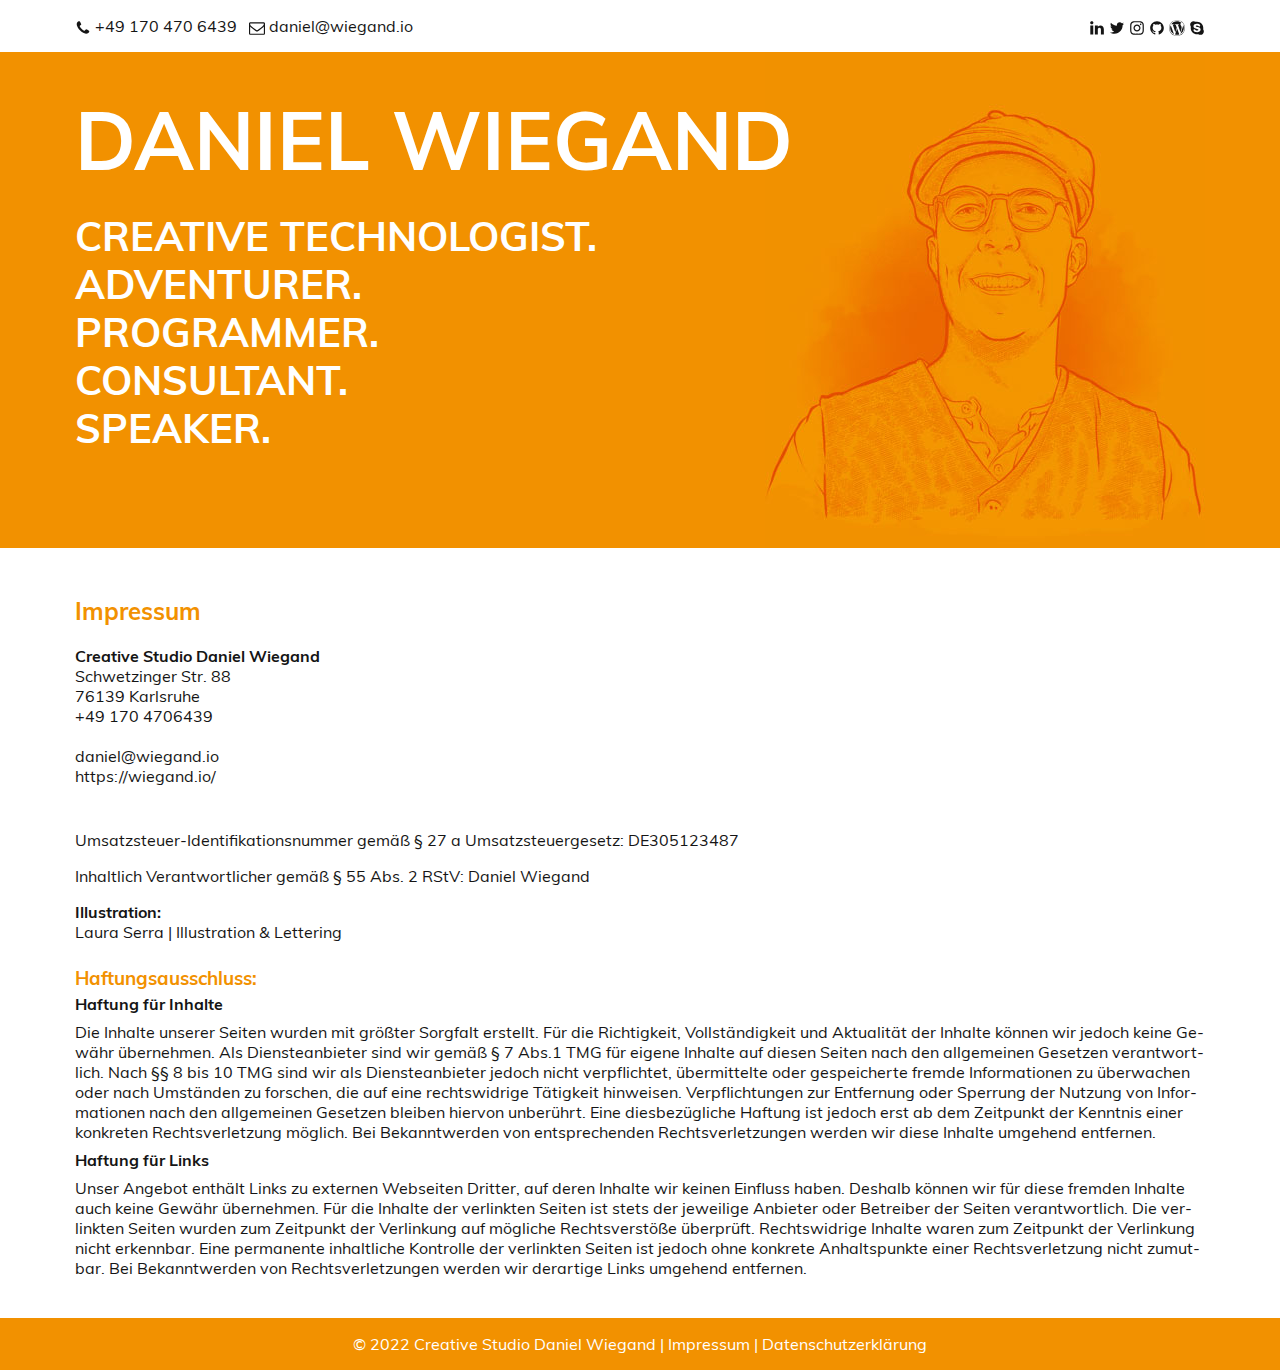
<file: deployment/impressum.html>
<!DOCTYPE html><html lang="de"> <head> <title>Impressum / Daniel Wiegand | Creative Technologist. Adventurer. Consultant. Coach. Speaker.</title> <meta charset="utf-8"> <meta name="viewport" content="width=device-width, initial-scale=1"> <meta name="description" content="Creative Studio Daniel Wiegand - Ihr Dienstleister aus Karlsruhe in den Bereichen Webentwicklung & Consulting mit den Schwerpunkten HTML, CSS, PHP, WordPress & Performance"/> <meta property="og:title" content="Creative Studio Daniel Wiegand"/> <meta property="og:url" content="https://wiegand.io/"/> <meta property="og:description" content="Creative Studio Daniel Wiegand - Ihr Dienstleister aus Karlsruhe in den Bereichen Webentwicklung & Consulting mit den Schwerpunkten HTML, CSS, PHP, WordPress & Performance"/> <meta property="og:type" content="website"/> <meta property="og:locale" content="de_DE"/> <meta name="robots" content="index, follow"> <meta name="supported-color-schemes" content="light dark"> <link rel="shortcut icon" href="/favicon.ico" type="image/x-icon"> <link rel="icon" href="/favicon.ico" type="image/x-icon"> <link rel="apple-touch-icon" sizes="120x120" href="/apple-touch-icon-120x120-precomposed.png"/> <link rel="apple-touch-icon" sizes="152x152" href="/apple-touch-icon-152x152-precomposed.png"/> <link href="https://github.com/wiegimania" rel="me"> <style>/* reset */*,*:before,*:after{margin:0;border:0;padding:0;box-sizing:border-box}article,aside,details,figcaption,figure,footer,header,hgroup,main,nav,section,summary{display:block}/* web font */ /* muli-300 - latin */@font-face{font-family: 'Muli'; font-style: normal; font-weight: 300; src: url('fonts/muli-v11-latin-300.woff2') format('woff2'), url('fonts/muli-v11-latin-300.woff') format('woff');}/* muli-regular - latin */@font-face{font-family: 'Muli'; font-style: normal; font-weight: 400; src: url('fonts/muli-v11-latin-regular.woff2') format('woff2'), url('fonts/muli-v11-latin-regular.woff') format('woff');}/* muli-700 - latin */@font-face{font-family: 'Muli'; font-style: normal; font-weight: 700; src: url('fonts/muli-v11-latin-700.woff2') format('woff2'), url('fonts/muli-v11-latin-700.woff') format('woff');}/* variables */:root{color-scheme: light dark; --primary_color: rgb(21, 21, 21); --secondary_color: rgb(255, 255, 255); --marking_color: rgb(242, 145, 0); /* rgb(184, 41, 47); <-- dunkler Rotton */ --fonts: 'Muli', sans-serif; --max_page_width: 1130px;}/* dark mode */@media (prefers-color-scheme: dark){:root{--primary_color: rgb(200, 200, 200); --secondary_color: rgb(21, 21, 21);}img{filter: brightness(.8) contrast(1.2);}}/* custom styles */.sr{clip: rect(1px, 1px, 1px, 1px); position: absolute !important; height: 1px; width: 1px; overflow: hidden;}.icon{display: inline-block; width: 1em; height: 1em; stroke-width: 0; stroke: currentColor; fill: currentColor; vertical-align: sub;}body{background-color: var(--secondary_color); color: var(--primary_color); font-family: var(--fonts);}h2, h3{color: var(--marking_color); padding: 1rem 0rem 0.25rem 0rem;}a{color: var(--primary_color); -o-transition:.5s; -ms-transition:.5s; -moz-transition:.5s; -webkit-transition:.5s; transition:.5s; text-decoration: none;}a:hover{color: var(--marking_color);}p{hyphens: auto; padding: 0.5rem 0;}address{font-style: normal;}header{background-color: var(--secondary_color); display: grid; grid-template-columns: 50% 50%; padding: 1rem 0;}header ul.social{text-align: right;}section ul li{font-weight: 600; list-style-type: none;}header, section{margin: 0 auto; width: var(--max_page_width);}section{margin-bottom: 2rem;}.fullwidth{width: 100%;}.fullwidth h1{text-align: center;}.csdw{background-color: var(--marking_color); color: var(--secondary_color); margin-bottom: 2rem;}.csdw h1{font-size: 5rem; font-weight: 700; line-height: 5rem; padding-top: 3rem; text-align: unset; text-transform: uppercase; margin: 0 auto; width: var(--max_page_width);}.csdw h1 span{display: inline-block; font-size: 2.5rem; line-height: 3rem; padding-top: 2rem;}.csdw section{min-height: 31rem; background-image: url(images/illustration-daniel-wiegand.jpg); background-repeat: no-repeat; background-position: bottom right;}header ul li{display: inline;}ul.iconlist li{line-height: 1.5rem;}ul.logo{display: grid; grid-template-columns: 16% 16% 16% 16% 16% 16%; margin-top: 1rem;}ul.logo li{text-align: center; vertical-align: middle;}ul.logo li img{width: 100%;}ul.card{display: grid; grid-template-columns: 33% 33% 33%; margin-bottom: 1em;}ul.card.card--large{grid-template-columns: 50% 50%;}ul.card li{font-weight: 400; line-height: 1.5em; padding: 0 1em 0 0;}footer{background-color: var(--marking_color); color: var(--secondary_color); padding: 1rem; text-align: center;}footer a{color: var(--secondary_color);}footer a:hover{color: var(--primary_color);}blockquote{hyphens: auto; margin: 0.5rem 0;}blockquote footer{background-color: var(--secondary_color); color: var(--primary_color); hyphens: none;}blockquote footer a{color: var(--primary_color);}figure img{float: left; padding-right: 1rem; padding-bottom: 1rem;}@media only screen and (max-width: 1129px){header, section{padding: 0 1rem; width: 100%;}header{grid-template-columns: 100%; font-size: 0.9rem; padding: 2rem 1rem; text-align: center;}header ul.social{text-align: center;}.csdw h1{width: 100%;}}@media only screen and (max-width: 800px){.csdw section{background-size: 40%; min-height: 25rem;}.csdw h1{font-size: 3rem;}.csdw h1 span{font-size: 2rem; line-height: 2rem;}}@media only screen and (max-width: 639px){.csdw section{background-size: 28%; min-height: 10rem;}.csdw h1{font-size: 2rem; padding-top: 0;}.csdw h1 span{font-size: 1rem; line-height: 1rem; padding-top: 0;}ul.logo{grid-template-columns: 32% 32% 32%;}ul.card, ul.card.card--large{grid-template-columns: 100%;}}@media only screen and (max-width: 499px){.csdw section{background-size: 40%;}ul.logo{grid-template-columns: 48% 48%;}}</style> <script type="application/ld+json">{"@context": "http://schema.org", "@type": "Corporation", "name": "Creative Studio Daniel Wiegand", "url": "https://wiegand.io/", "sameAs": ["https://twitter.com/wiegimania","https://www.instagram.com/wiegimania"], "location":{"@type": "Place", "name": "Creative Studio Daniel Wiegand", "url": "https://wiegand.io/", "sameAs": ["https://twitter.com/wiegimania","https://www.instagram.com/wiegimania"]}}</script> <script type="application/ld+json">{"@context": "http://schema.org", "@type": "WebSite", "name": "Creative Studio Daniel Wiegand", "description": "Creative Studio Daniel Wiegand - Ihr Dienstleister aus Karlsruhe in den Bereichen Webentwicklung & Consulting mit den Schwerpunkten HTML, CSS, PHP, WordPress & Performance", "url": "https://wiegand.io/", "sameAs": ["https://twitter.com/wiegimania","https://www.instagram.com/wiegimania"], "copyrightHolder":{"@type": "Corporation", "name": "Creative Studio Daniel Wiegand", "url": "https://wiegand.io/", "sameAs": ["https://twitter.com/wiegimania","https://www.instagram.com/wiegimania"], "location":{"@type": "Place", "name": "Creative Studio Daniel Wiegand", "url": "https://wiegand.io/", "sameAs": ["https://twitter.com/wiegimania","https://www.instagram.com/wiegimania"]}}, "author":{"@type": "Corporation", "name": "Creative Studio Daniel Wiegand", "url": "https://wiegand.io/", "sameAs": ["https://twitter.com/wiegimania","https://www.instagram.com/wiegimania"], "location":{"@type": "Place", "name": "Creative Studio Daniel Wiegand", "url": "https://wiegand.io/", "sameAs": ["https://twitter.com/wiegimania","https://www.instagram.com/wiegimania"]}}, "creator":{"@type": "Organization"}}</script> <script type="application/ld+json">{"@context": "http://schema.org", "@type": "Place", "name": "Creative Studio Daniel Wiegand", "url": "https://wiegand.io/", "sameAs": ["https://twitter.com/wiegimania","https://www.instagram.com/wiegimania"]}</script> </head> <body> <nav aria-label="Sprunglinks"> <ul id="sprungmarken" class="sr"> <li><a href="#inhalt">Inhalt anspringen</a></li></ul> </nav> <header> <ul> <li> <a href="tel:+491704706439" rel="noopener noreferrer"> <svg class="icon icon-phone"><use xlink:href="images/symbol-defs.svg#icon-phone"></use></svg> +49 170 470 6439 </a>&nbsp; </li><li> <a href="mailto:daniel@wiegand.io" target="_blank" rel="noopener noreferrer"> <svg class="icon icon-envelope-o"><use xlink:href="images/symbol-defs.svg#icon-envelope-o"></use></svg> daniel@wiegand.io </a> </li></ul> <ul class="social"> <li> <a href="https://www.linkedin.com/in/wiegimania/" target="_blank" rel="noopener nofollow"> <svg class="icon icon-linkedin" aria-label="Daniel Wiegand on LinkedIn"><use xlink:href="images/symbol-defs.svg#icon-linkedin"></use></svg> <span class="sr">Daniel Wiegand on LinkedIn</span> </a> </li><li> <a href="https://twitter.com/wiegimania/" target="_blank" rel="noopener nofollow"> <svg class="icon icon-twitter" aria-label="Daniel Wiegand on Twitter"><use xlink:href="images/symbol-defs.svg#icon-twitter"></use></svg> <span class="sr">Daniel Wiegand on Twitter</span> </a> </li><li> <a href="https://instagram.com/wiegimania/" target="_blank" rel="noopener nofollow"> <svg class="icon icon-instagram" aria-label="Daniel Wiegand on Instagram"><use xlink:href="images/symbol-defs.svg#icon-instagram"></use></svg> <span class="sr">Daniel Wiegand on Instagram</span> </a> </li><li> <a href="https://github.com/wiegimania" target="_blank" rel="noopener nofollow"> <svg class="icon icon-github" aria-label="Daniel Wiegand on GitHub"><use xlink:href="images/symbol-defs.svg#icon-github"></use></svg> <span class="sr">Daniel Wiegand on GitHub</span> </a> </li><li> <a href="https://profiles.wordpress.org/wiegi/" target="_blank" rel="noopener nofollow"> <svg class="icon icon-wordpress" aria-label="Daniel Wiegand on wordpress.org"><use xlink:href="images/symbol-defs.svg#icon-wordpress"></use></svg> <span class="sr">Daniel Wiegand on wordpress.org</span> </a> </li><li> <a href="skype:wiegimania" rel="noopener nofollow"> <svg class="icon icon-skype" aria-label="Daniel Wiegand on Skype"><use xlink:href="images/symbol-defs.svg#icon-skype"></use></svg> <span class="sr">Daniel Wiegand on Skype</span> </a> </li></ul> </header> <a id="inhalt"></a> <div class="fullwidth csdw"> <section> <h1>Daniel Wiegand<br><span>Creative Technologist.<br>Adventurer.<br>Programmer.<br>Consultant.<br>Speaker.</span></h1> </section> </div><section> <h2>Impressum</h2> <p> <address class="vcard"> <span class="fn org"><strong>Creative Studio Daniel Wiegand</strong></span><br><span class="adr work street-address">Schwetzinger Str. 88</span><br><span class="adr work postal-code">76139</span> <span class="adr work locality">Karlsruhe</span><br><span class="tel work voice">+49 170 4706439</span><br><br><a class="email" href="mailto:daniel@wiegand.io" target="_blank" rel="noopener noreferrer">daniel@wiegand.io</a><br><a class="url" href="https://wiegand.io/">https://wiegand.io/</a><br><br></address> </p><p> Umsatzsteuer-Identifikationsnummer gemäß § 27 a Umsatzsteuergesetz: DE305123487 </p><p> Inhaltlich Verantwortlicher gemäß § 55 Abs. 2 RStV: Daniel Wiegand </p><p> <strong>Illustration:</strong><br><a href="http://lauraserra.org/" target="_blank" rel="noopener noreferrer">Laura Serra | Illustration & Lettering</a> </p><h3>Haftungsausschluss:</h3> <h4>Haftung für Inhalte</h4> <p> Die Inhalte unserer Seiten wurden mit größter Sorgfalt erstellt. Für die Richtigkeit, Vollständigkeit und Aktualität der Inhalte können wir jedoch keine Gewähr übernehmen. Als Diensteanbieter sind wir gemäß § 7 Abs.1 TMG für eigene Inhalte auf diesen Seiten nach den allgemeinen Gesetzen verantwortlich. Nach §§ 8 bis 10 TMG sind wir als Diensteanbieter jedoch nicht verpflichtet, übermittelte oder gespeicherte fremde Informationen zu überwachen oder nach Umständen zu forschen, die auf eine rechtswidrige Tätigkeit hinweisen. Verpflichtungen zur Entfernung oder Sperrung der Nutzung von Informationen nach den allgemeinen Gesetzen bleiben hiervon unberührt. Eine diesbezügliche Haftung ist jedoch erst ab dem Zeitpunkt der Kenntnis einer konkreten Rechtsverletzung möglich. Bei Bekanntwerden von entsprechenden Rechtsverletzungen werden wir diese Inhalte umgehend entfernen. </p><h4>Haftung für Links</h4> <p> Unser Angebot enthält Links zu externen Webseiten Dritter, auf deren Inhalte wir keinen Einfluss haben. Deshalb können wir für diese fremden Inhalte auch keine Gewähr übernehmen. Für die Inhalte der verlinkten Seiten ist stets der jeweilige Anbieter oder Betreiber der Seiten verantwortlich. Die verlinkten Seiten wurden zum Zeitpunkt der Verlinkung auf mögliche Rechtsverstöße überprüft. Rechtswidrige Inhalte waren zum Zeitpunkt der Verlinkung nicht erkennbar. Eine permanente inhaltliche Kontrolle der verlinkten Seiten ist jedoch ohne konkrete Anhaltspunkte einer Rechtsverletzung nicht zumutbar. Bei Bekanntwerden von Rechtsverletzungen werden wir derartige Links umgehend entfernen. </p></section> <footer> &copy; 2022 Creative Studio Daniel Wiegand | <a href="impressum.html">Impressum</a> | <a href="datenschutz.html">Datenschutzerklärung</a> </footer> <script defer src="javascript/svgxuse.js"></script> </body></html>
</file>
